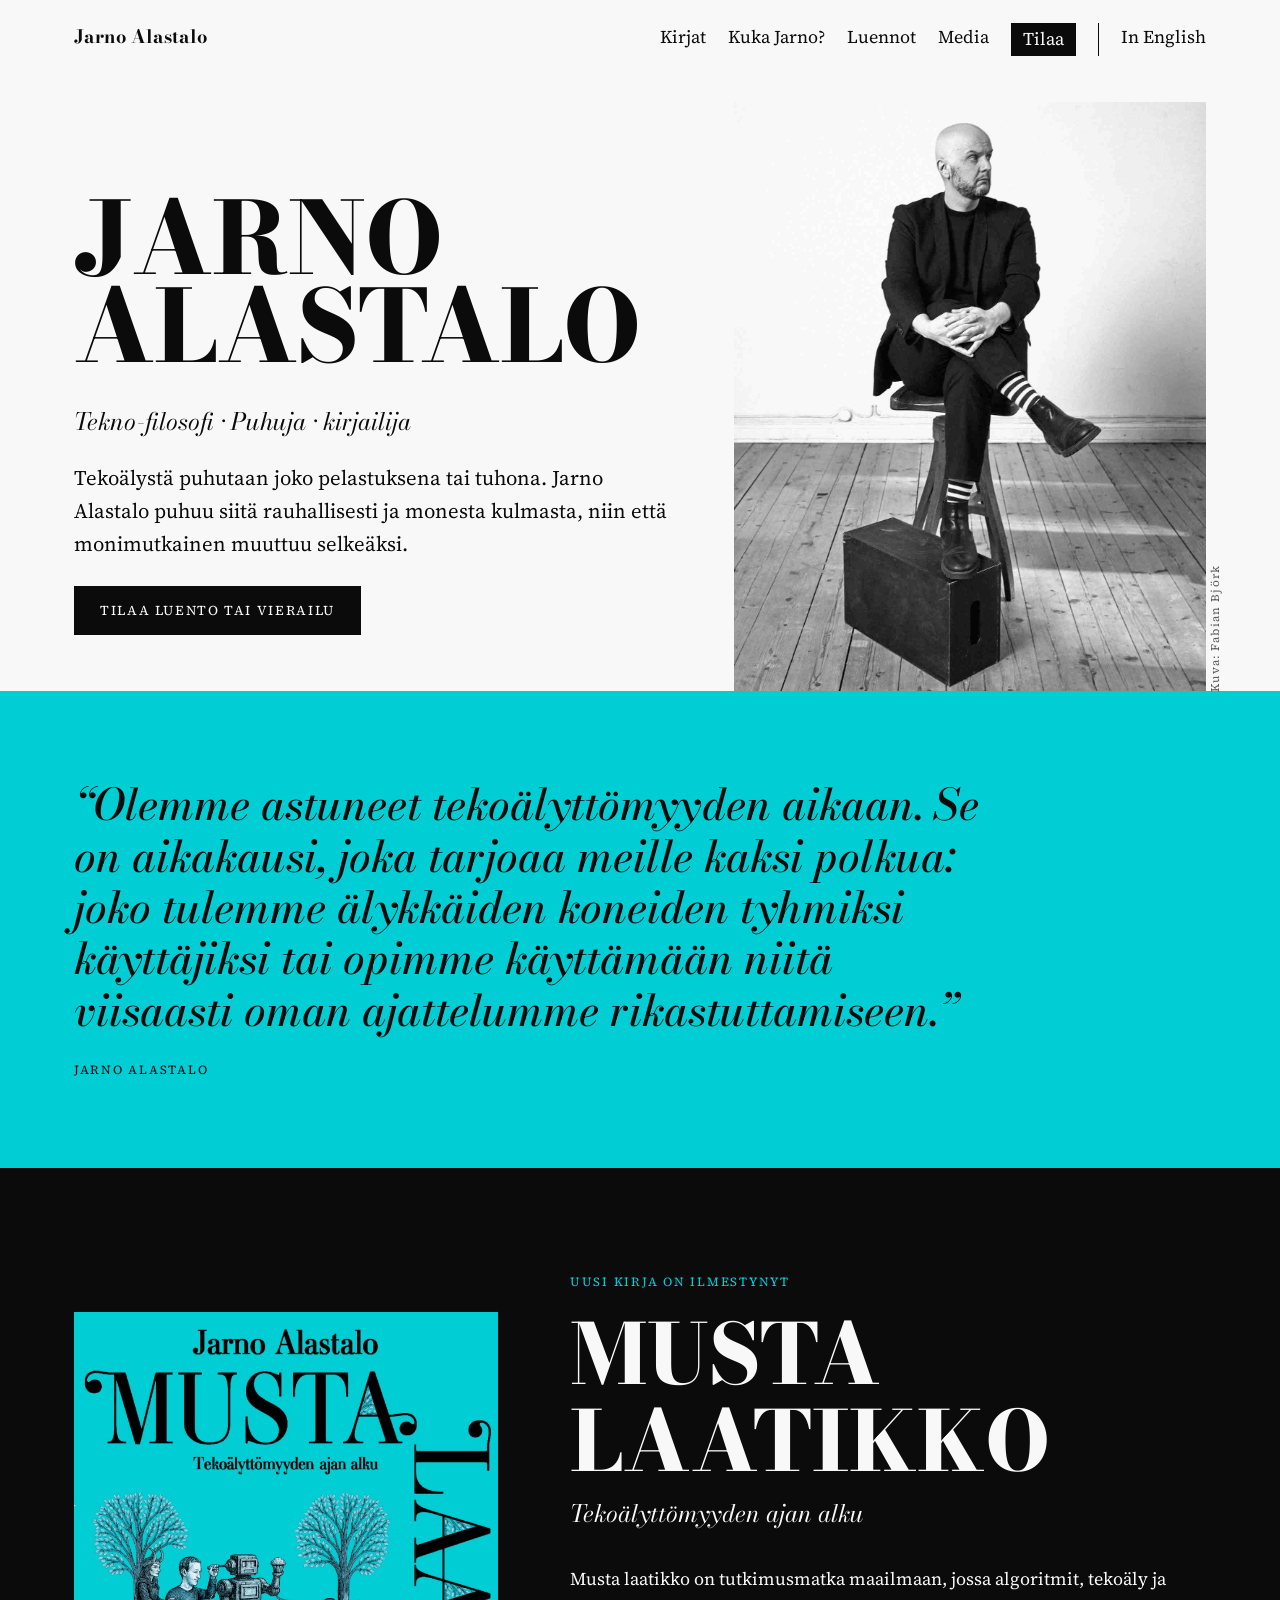
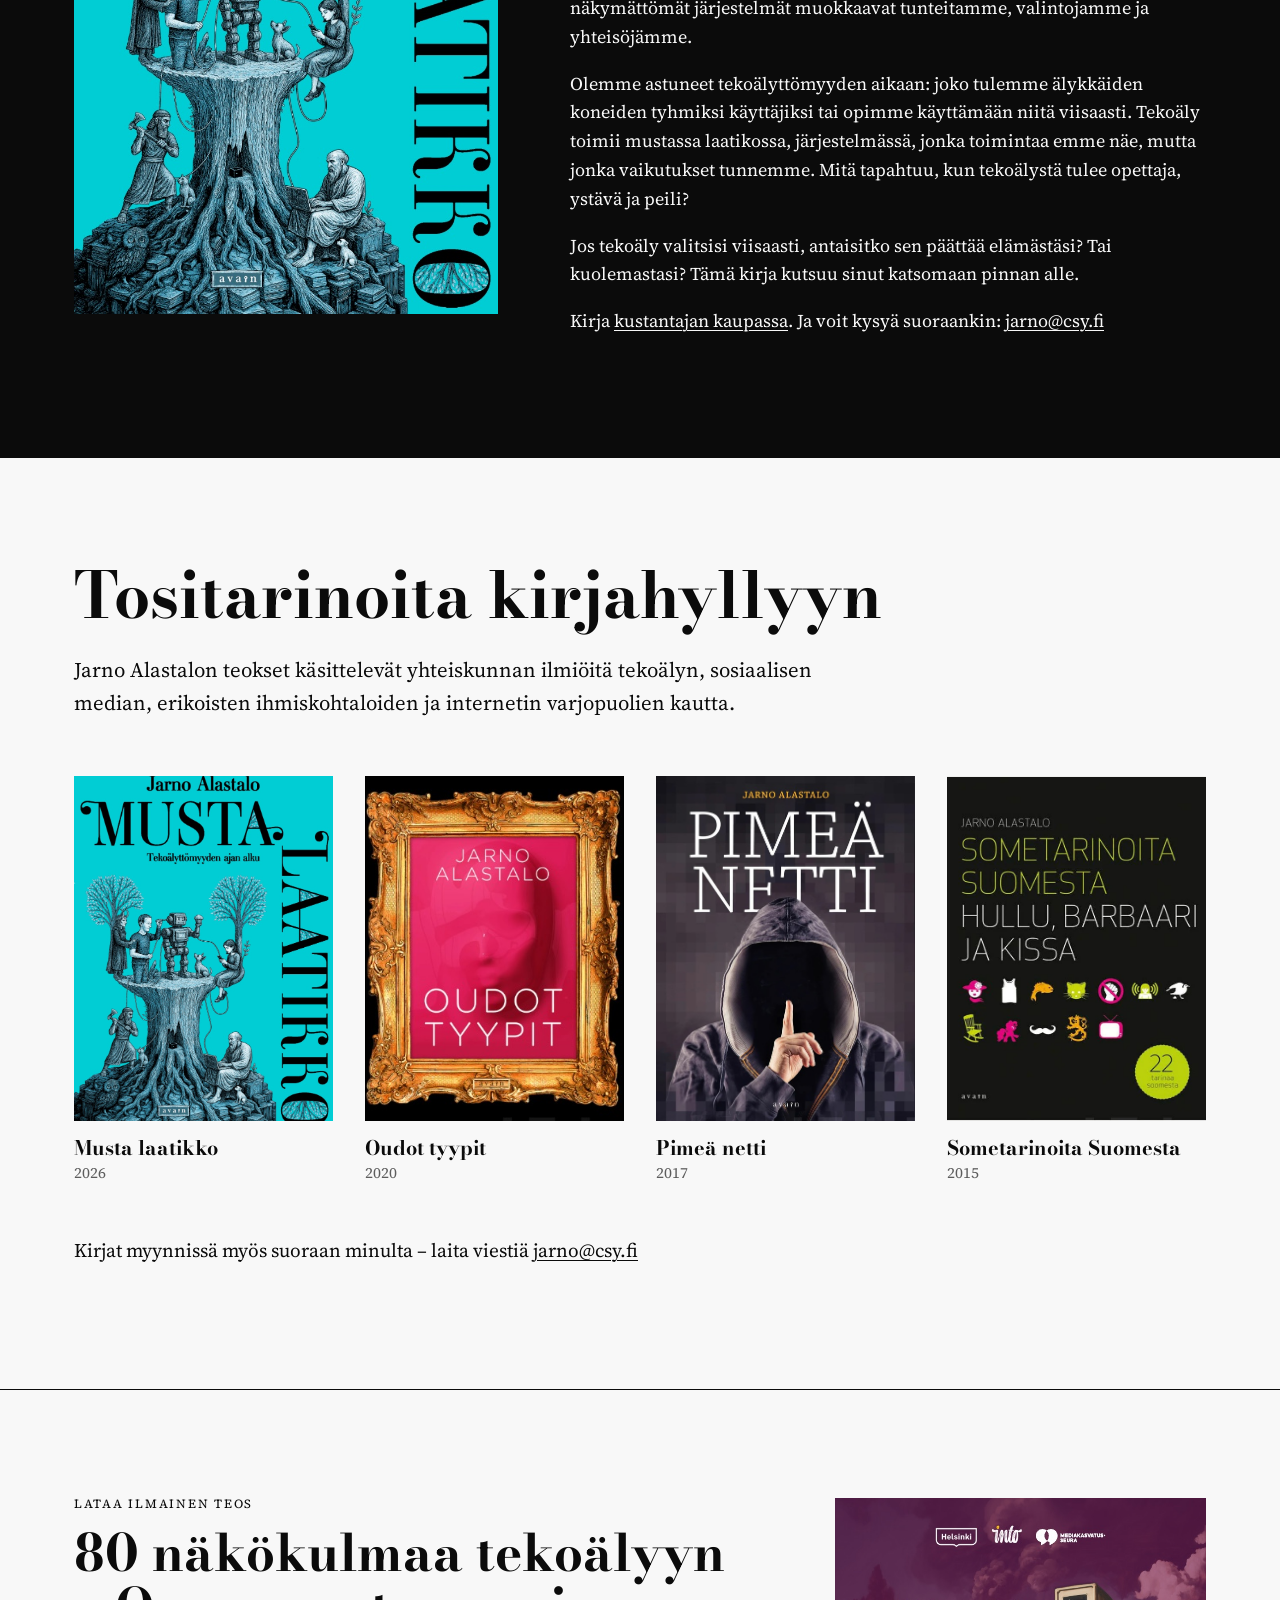
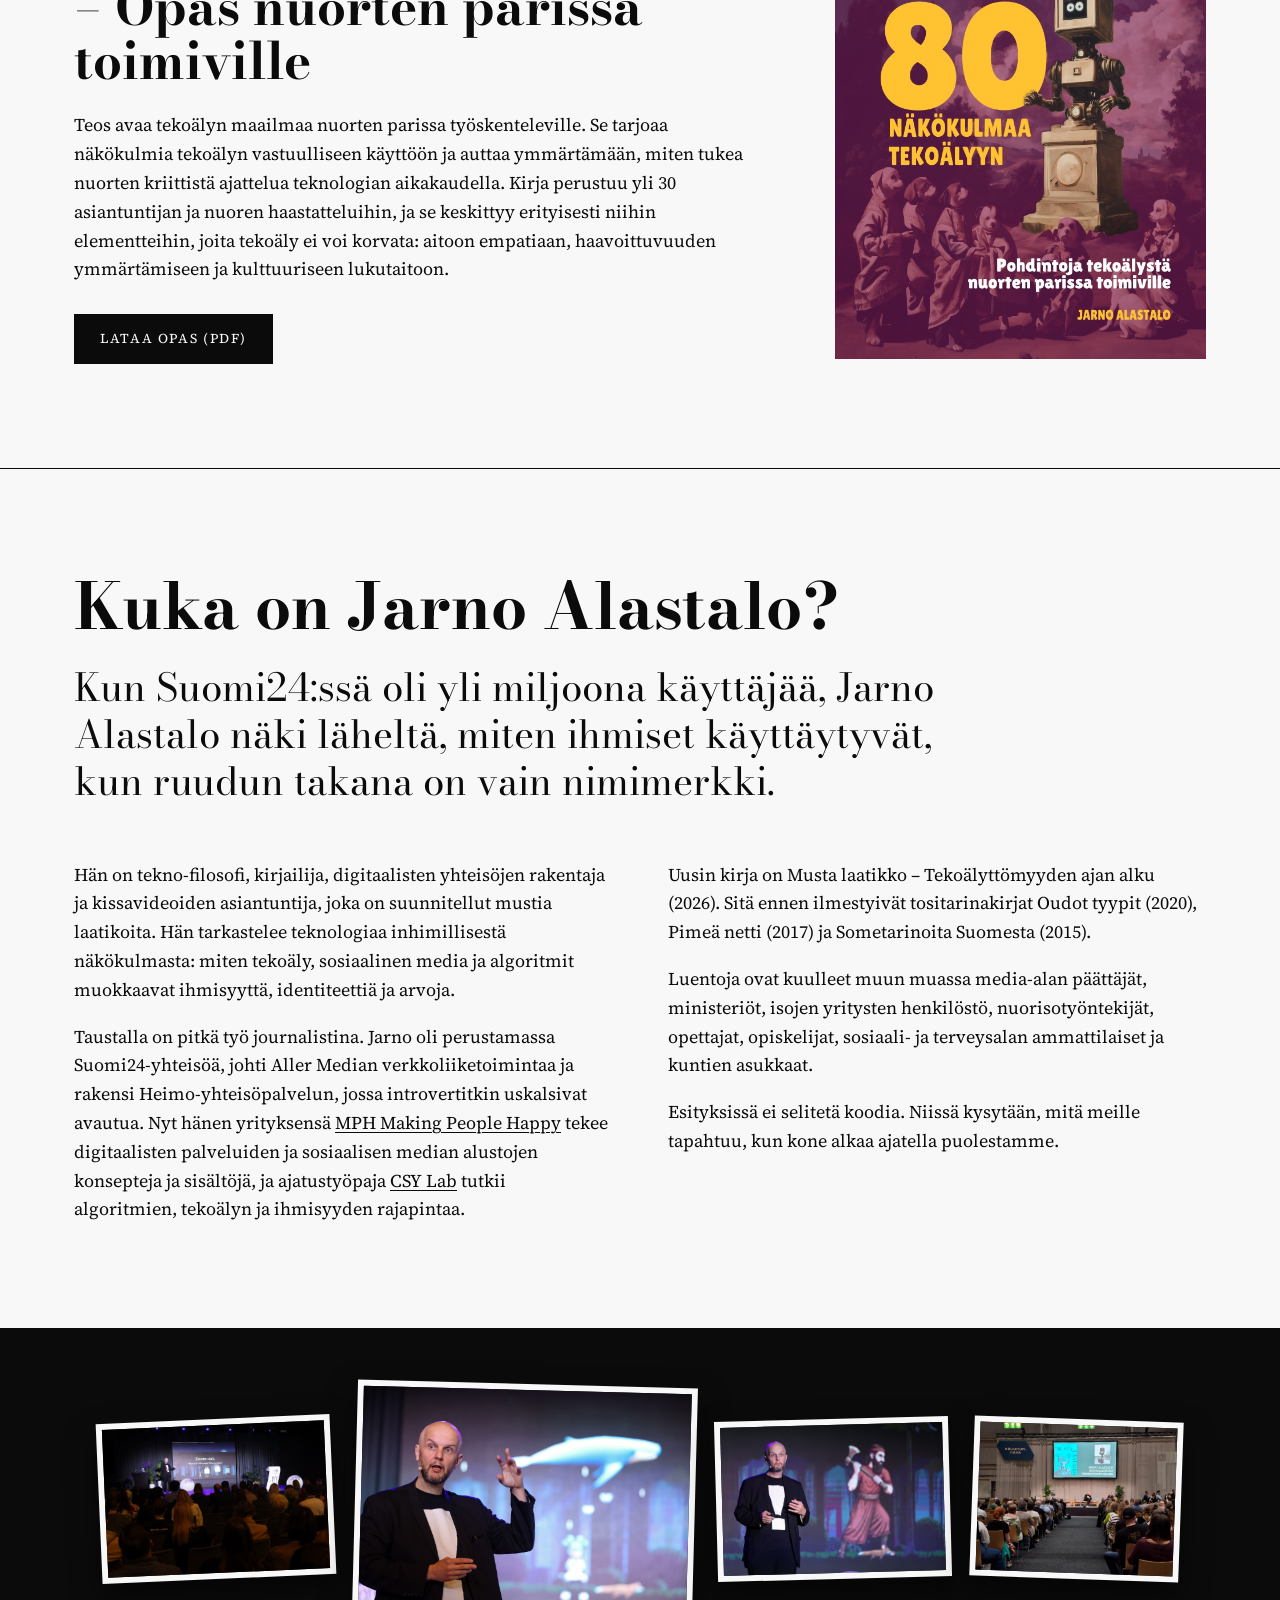
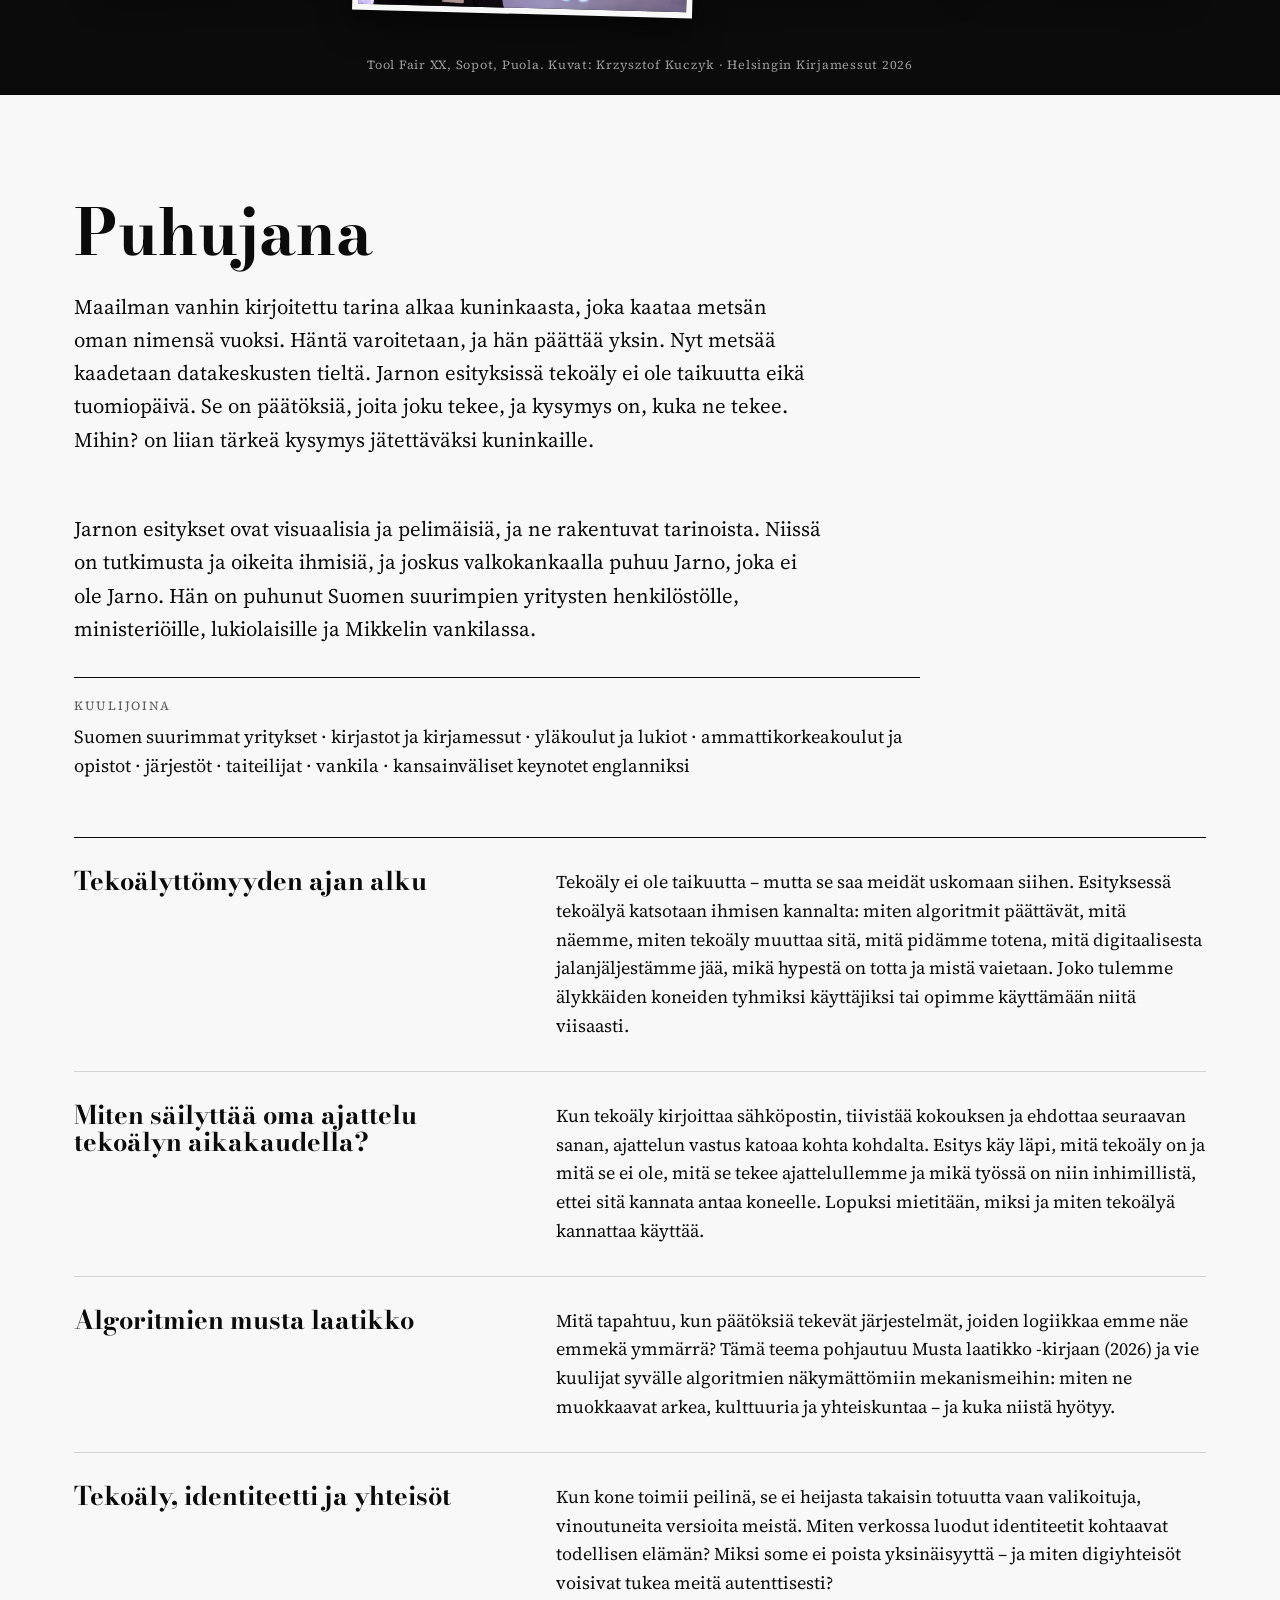
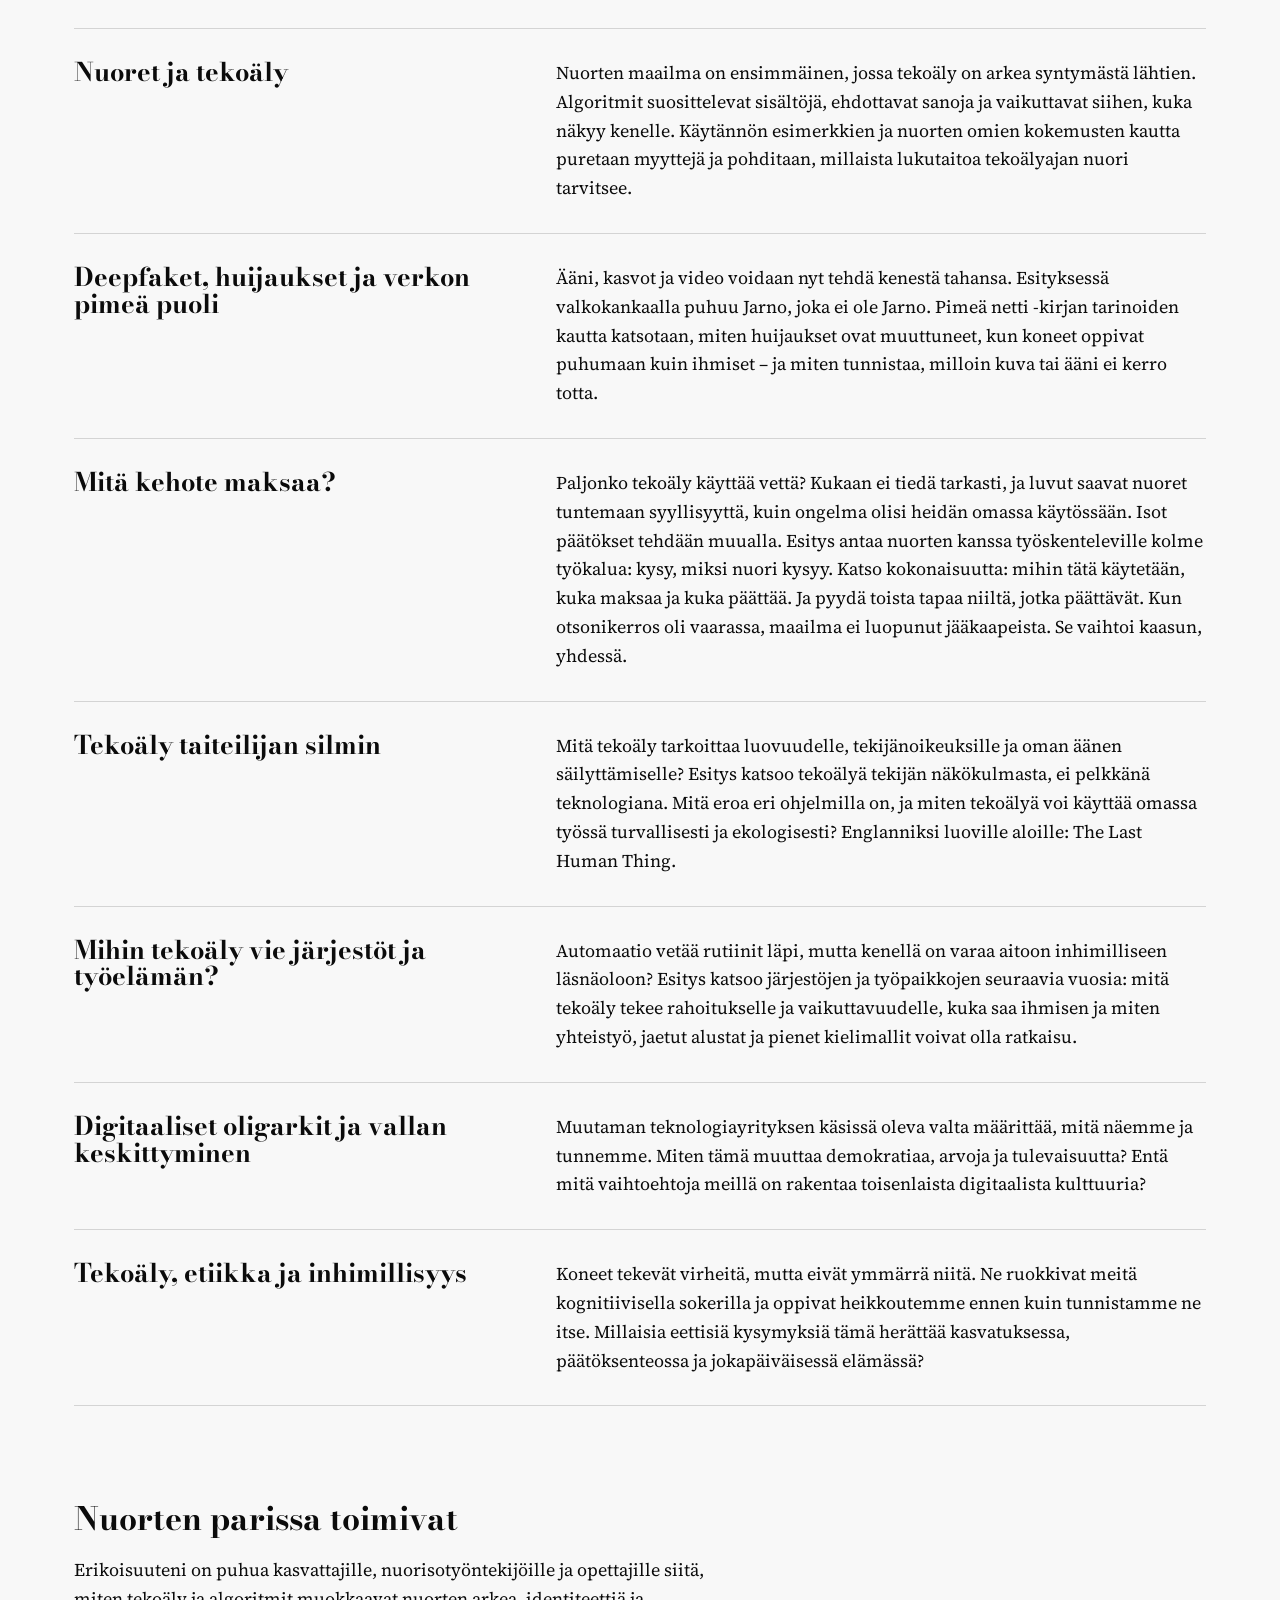
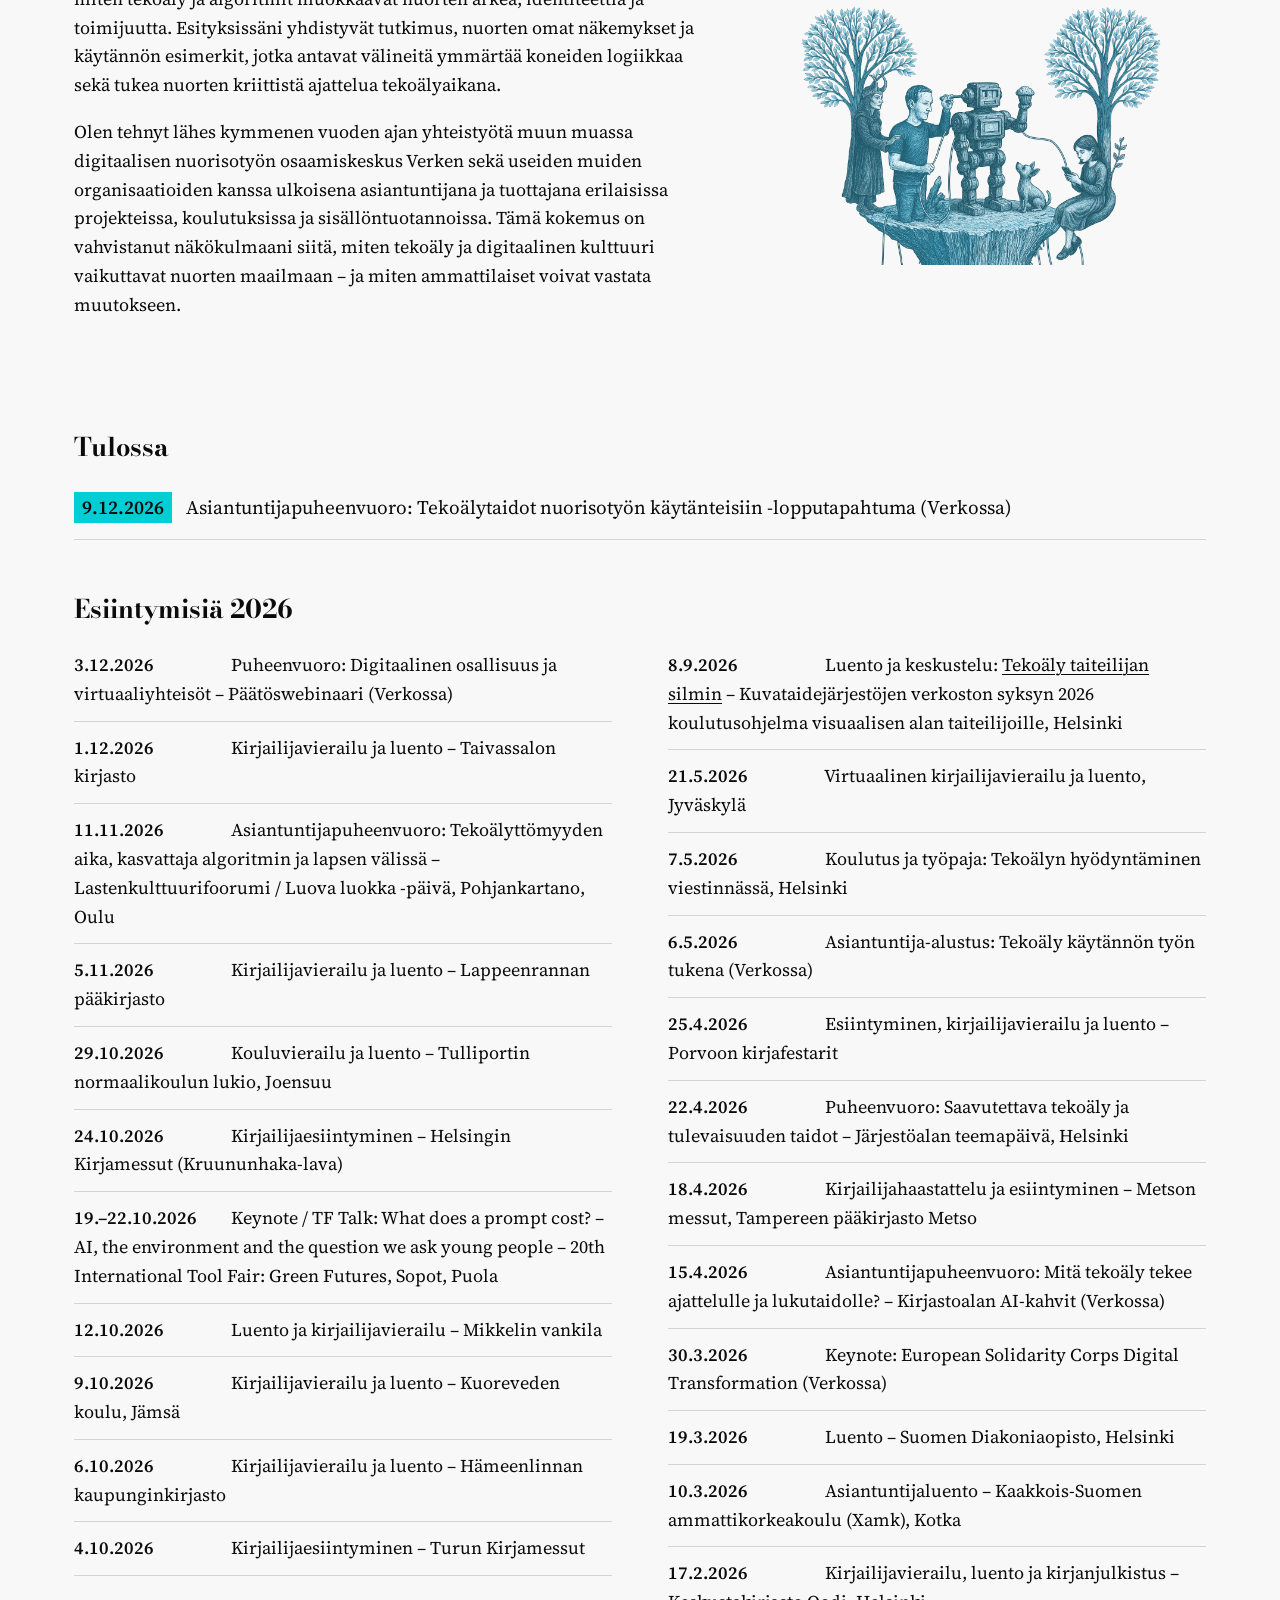
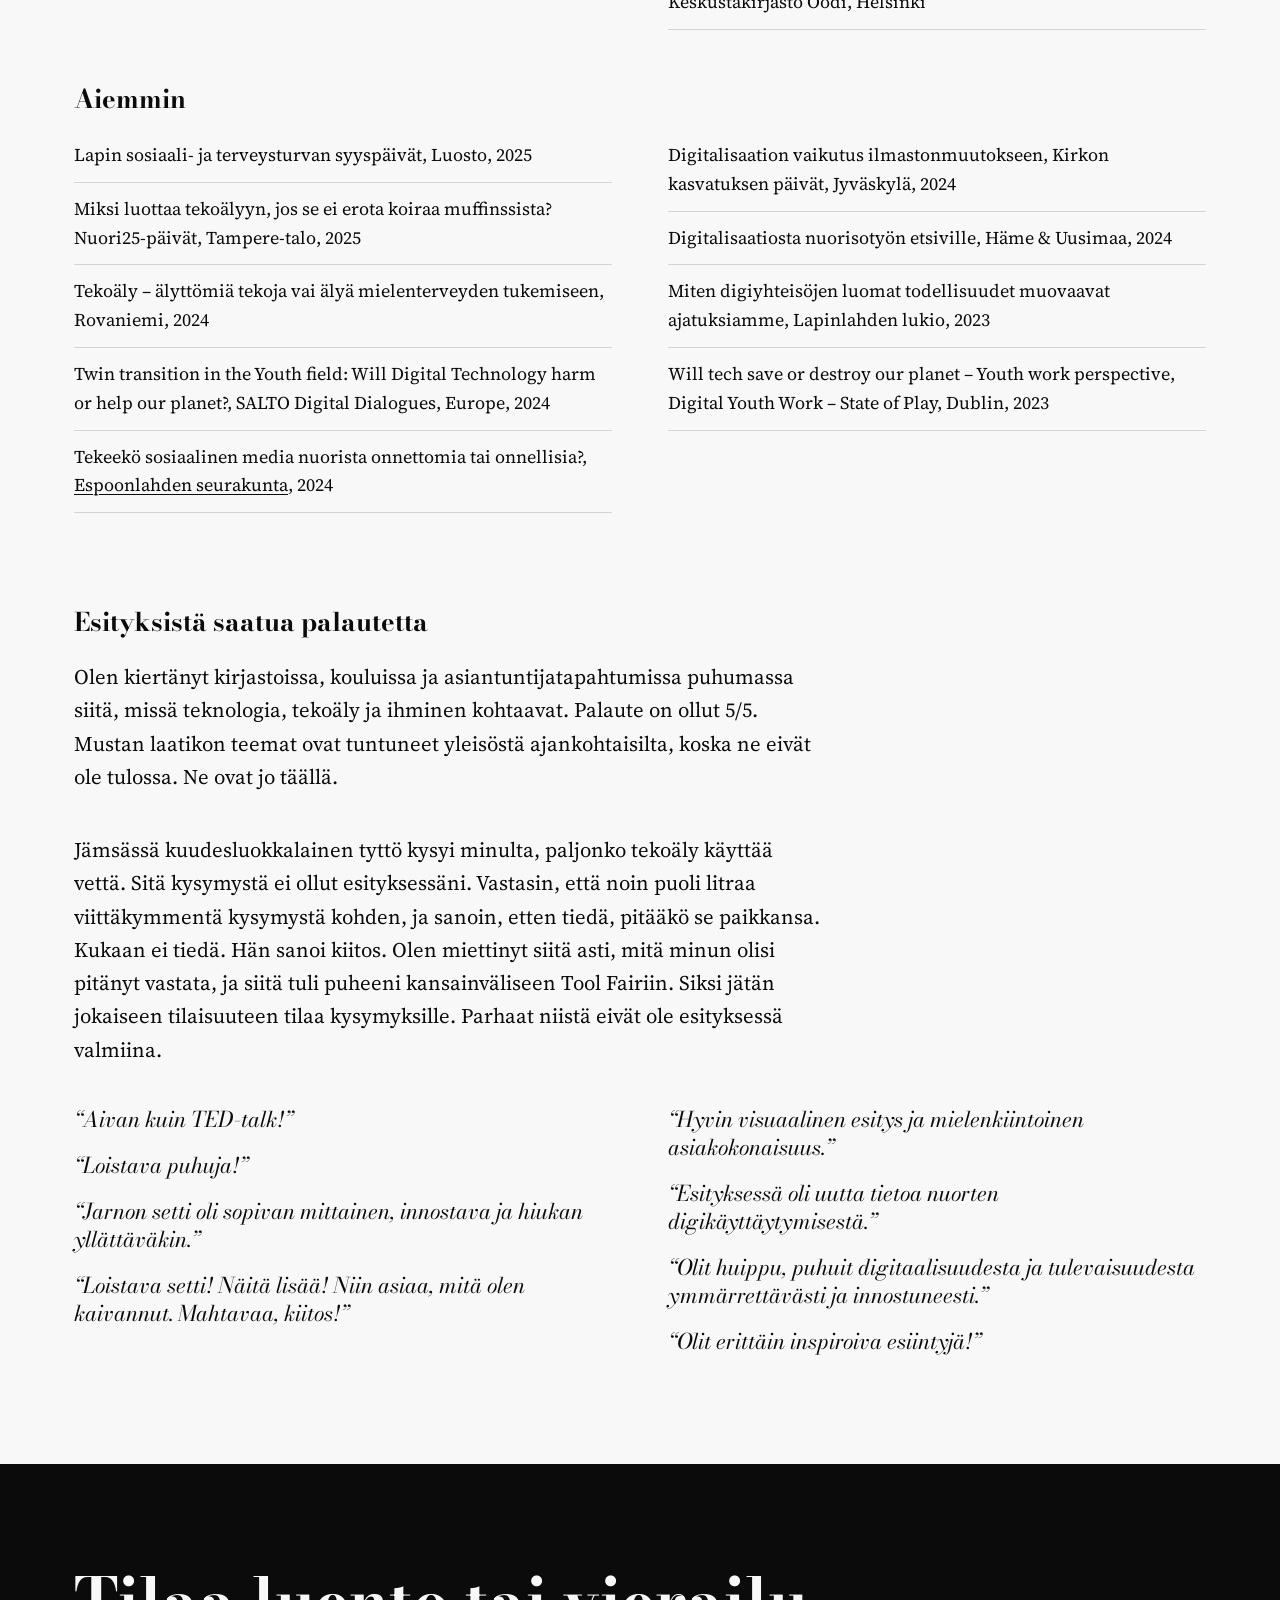
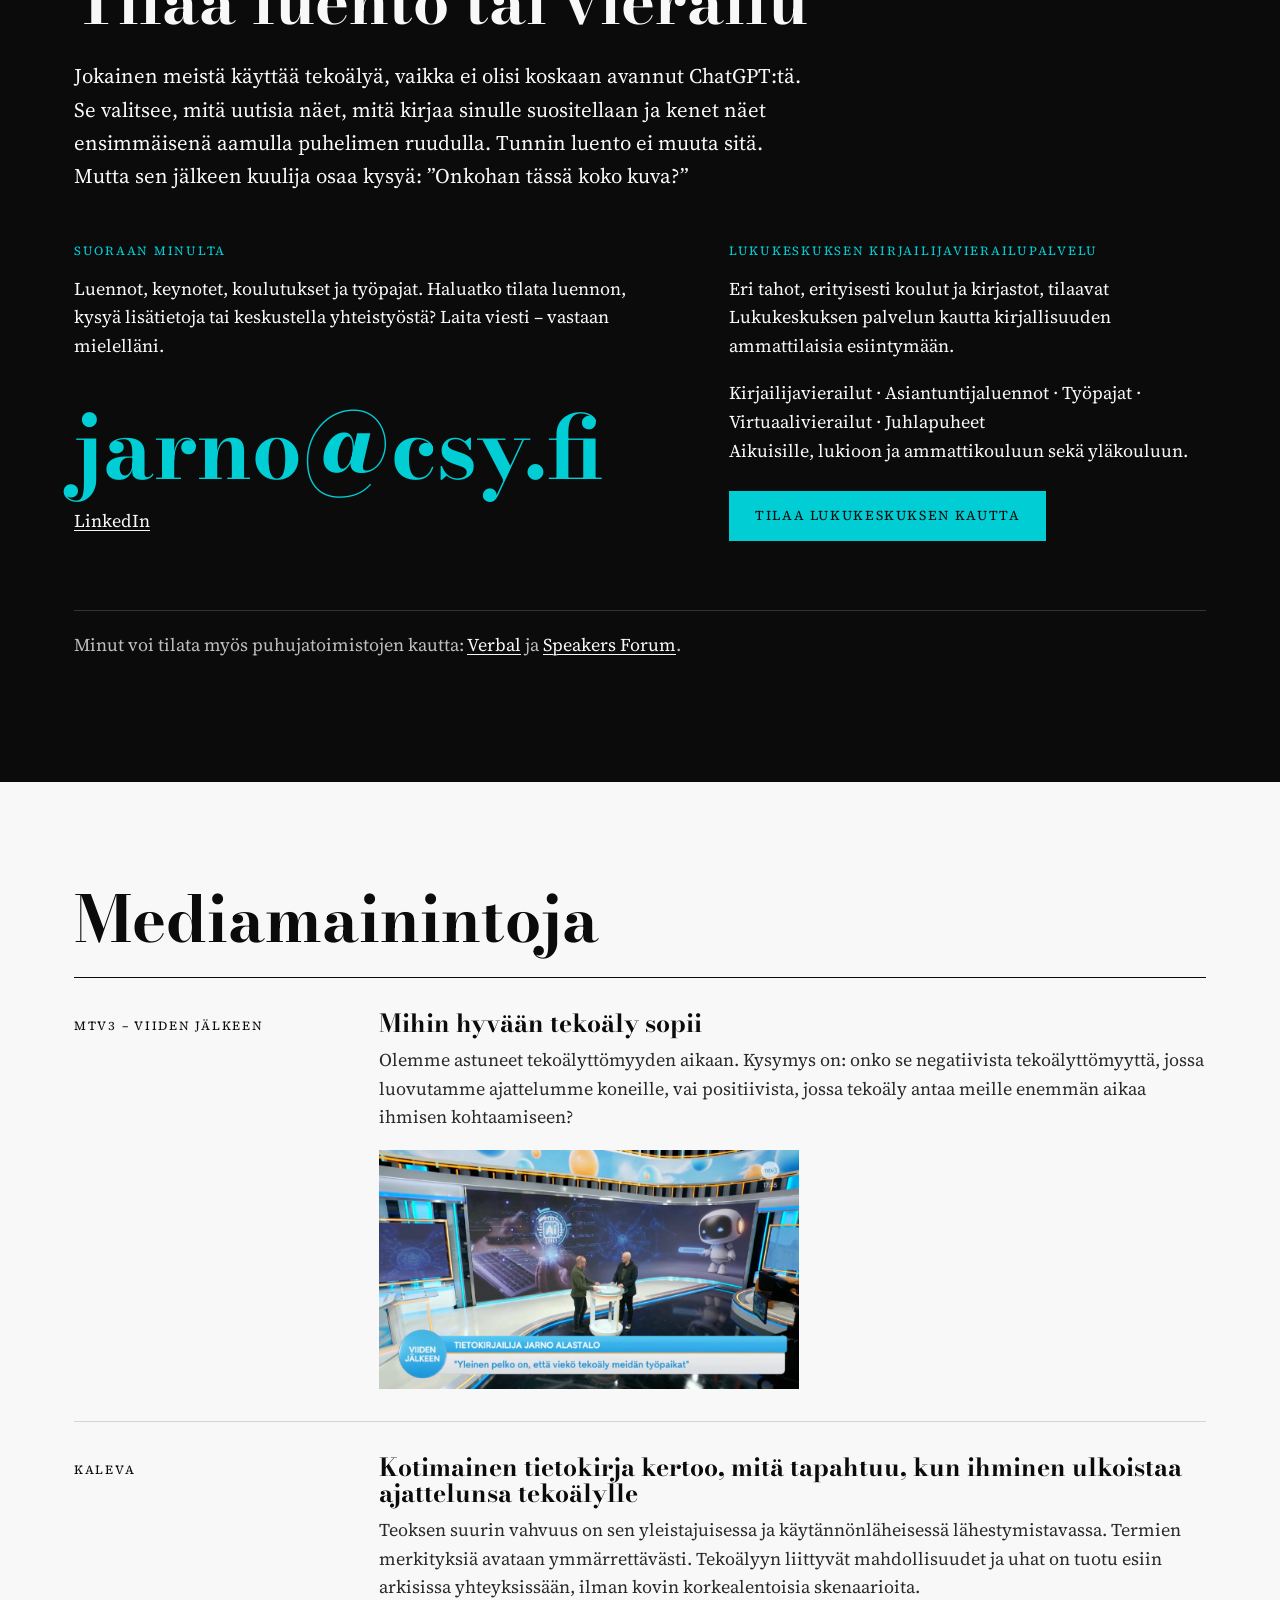
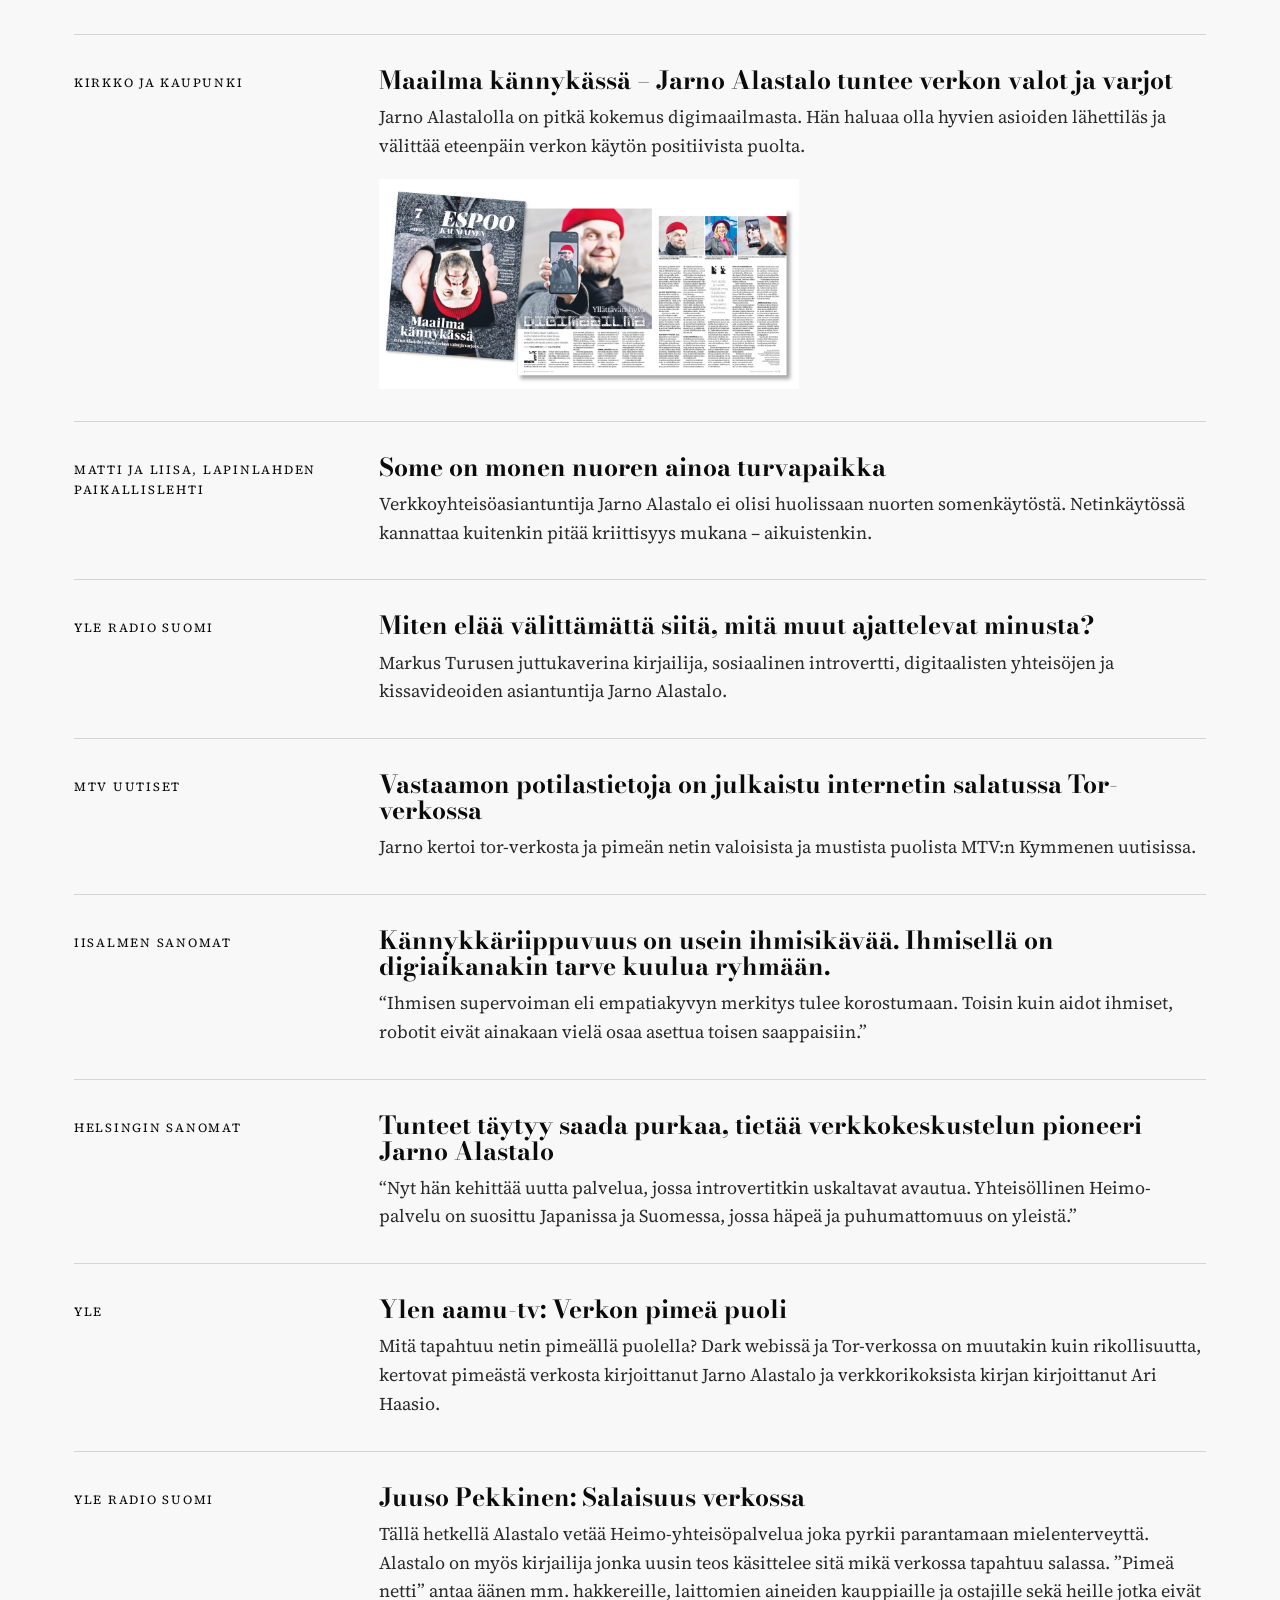
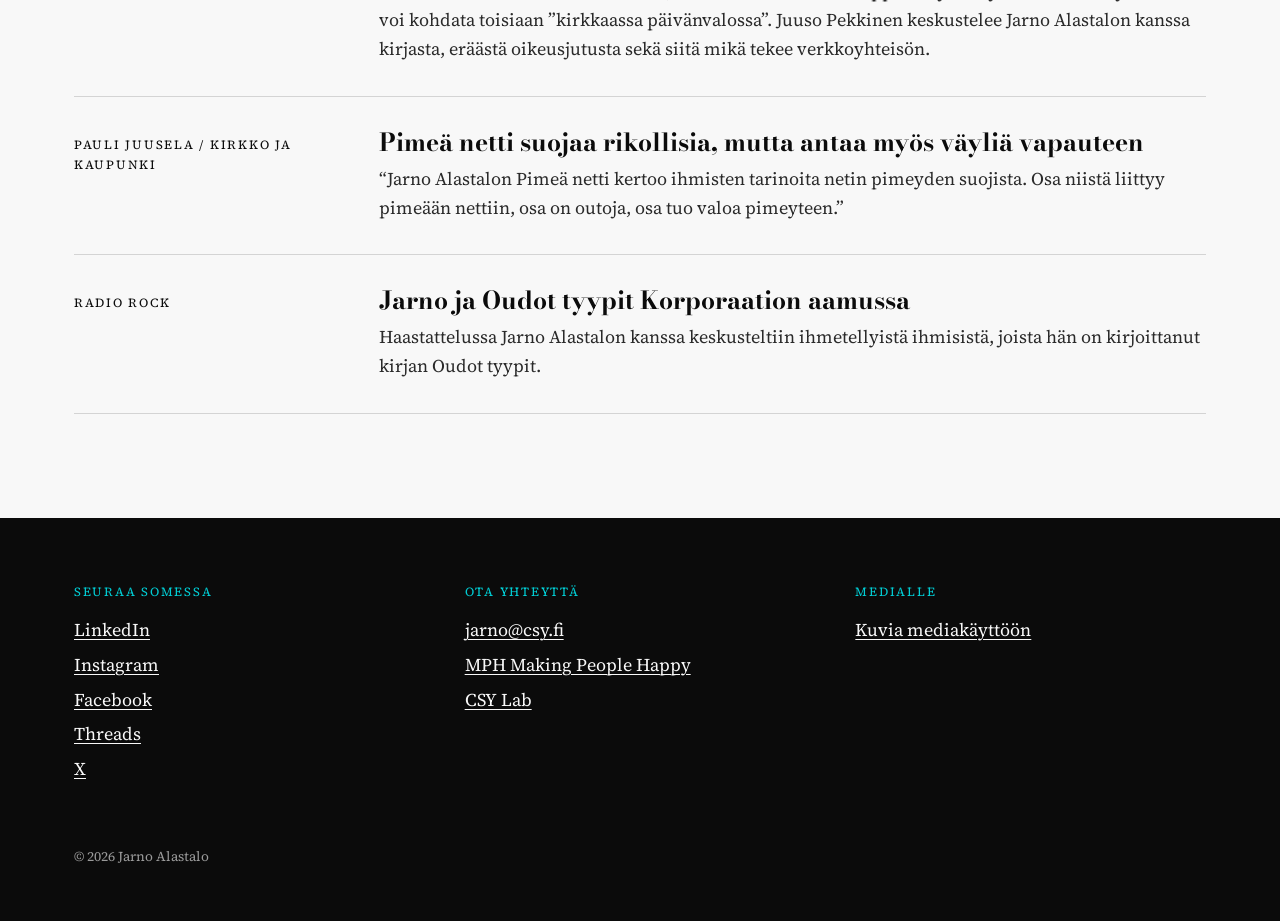
<file: index.html>
<!DOCTYPE html>
<html lang="fi">
<head>
  <meta charset="utf-8">
  <meta name="viewport" content="width=device-width, initial-scale=1">
  <title>Jarno Alastalo</title>
  <meta name="description" content="Jarno Alastalo on tekno-filosofi, kirjailija ja puhuja, joka tarkastelee teknologiaa inhimillisestä näkökulmasta. Uusin kirja: Musta laatikko – Tekoälyttömyyden ajan alku.">
  <meta property="og:type" content="website">
  <meta property="og:url" content="https://jarnoalastalo.com/">
  <meta property="og:title" content="Jarno Alastalo">
  <meta property="og:description" content="Tekno-filosofi · Puhuja · kirjailija. Luennot ja keynotet tekoälystä suomeksi ja englanniksi. Uusin kirja: Musta laatikko.">
  <meta property="og:image" content="https://jarnoalastalo.com/kuvat/og.jpg">
  <meta name="twitter:card" content="summary_large_image">
  <link rel="icon" href="kuvat/favicon.png">
  <link rel="apple-touch-icon" href="kuvat/apple-touch-icon.png">
  <link rel="alternate" hreflang="en" href="https://jarnoalastalo.com/en/">
  <link rel="preconnect" href="https://fonts.googleapis.com">
  <link rel="preconnect" href="https://fonts.gstatic.com" crossorigin>
  <link href="https://fonts.googleapis.com/css2?family=Bodoni+Moda:ital,opsz,wght@0,6..96,500..900;1,6..96,500..700&family=Source+Serif+4:opsz,wght@8..60,400;8..60,600&display=swap" rel="stylesheet">
  <link rel="stylesheet" href="tyyli.css?v=202610271237">
  <script src="https://cdn.counter.dev/script.js" data-id="4dd6d014-e826-4cda-8265-b742387017fc" data-utcoffset="2"></script>
  <script type="application/ld+json">
{
  "@context": "https://schema.org",
  "@graph": [
    {
      "@type": "Person",
      "@id": "https://jarnoalastalo.com/#jarno",
      "name": "Jarno Alastalo",
      "url": "https://jarnoalastalo.com/",
      "image": "https://jarnoalastalo.com/kuvat/jarno-alastalo.jpg",
      "email": "mailto:jarno@csy.fi",
      "jobTitle": [
        "Tekno-filosofi",
        "Puhuja",
        "Kirjailija"
      ],
      "description": "Tekno-filosofi, puhuja ja kirjailija, joka puhuu tekoälystä, algoritmeista ja sosiaalisesta mediasta rauhallisesti ja monesta kulmasta. Suomi24-yhteisön perustajia. Luentoja ja keynoteja yrityksille, kouluille, kirjastoille ja järjestöille suomeksi ja englanniksi.",
      "knowsAbout": [
        "tekoäly",
        "algoritmit",
        "sosiaalinen media",
        "digitaaliset yhteisöt",
        "nuoret ja tekoäly",
        "mediakasvatus",
        "tekoälyn etiikka",
        "tekoälyn ympäristövaikutukset",
        "kriittinen ajattelu"
      ],
      "knowsLanguage": [
        "fi",
        "en"
      ],
      "homeLocation": {
        "@type": "Place",
        "name": "Espoo, Finland"
      },
      "worksFor": [
        {
          "@type": "Organization",
          "name": "MPH Making People Happy",
          "url": "https://makingpeoplehappy.fi/"
        },
        {
          "@type": "Organization",
          "name": "CSY Lab",
          "url": "https://csy.fi/"
        }
      ],
      "sameAs": [
        "https://www.linkedin.com/in/alastalo/",
        "https://instagram.com/socialjarno",
        "https://www.facebook.com/alastalojarno",
        "https://www.threads.net/socialjarno",
        "https://twitter.com/socialjarno",
        "https://verbal.fi/puhuja/jarno-alastalo",
        "https://www.speakersforum.fi/jarno.alastalo",
        "https://kirjailijavierailut.lukukeskus.fi/kirjailijat/alastalo-jarno/",
        "https://www.kirjasampo.fi/fi/kulsa/saha3%253Au44b661a5-e701-49f7-9e6c-63bfaba76651"
      ]
    },
    {
      "@type": "Book",
      "name": "Musta laatikko – Tekoälyttömyyden ajan alku",
      "datePublished": "2026",
      "publisher": {
        "@type": "Organization",
        "name": "Avain"
      },
      "author": {
        "@id": "https://jarnoalastalo.com/#jarno"
      },
      "url": "https://avain.net/tuote/jarno-alastalo/musta-laatikko-teko%C3%A4lytt%C3%B6myyden-ajan-alku/9789523046559"
    },
    {
      "@type": "Book",
      "name": "80 näkökulmaa tekoälyyn – Opas nuorten parissa toimiville",
      "datePublished": "2025",
      "publisher": {
        "@type": "Organization",
        "name": "Mediakasvatusseura"
      },
      "author": {
        "@id": "https://jarnoalastalo.com/#jarno"
      },
      "url": "https://mediakasvatus.fi/materiaali/nakokulmia_tekoalyyn_opas_nuorten_parissa_toimiville/"
    },
    {
      "@type": "Book",
      "name": "Oudot tyypit",
      "datePublished": "2020",
      "publisher": {
        "@type": "Organization",
        "name": "Avain"
      },
      "author": {
        "@id": "https://jarnoalastalo.com/#jarno"
      }
    },
    {
      "@type": "Book",
      "name": "Pimeä netti",
      "datePublished": "2017",
      "publisher": {
        "@type": "Organization",
        "name": "Avain"
      },
      "author": {
        "@id": "https://jarnoalastalo.com/#jarno"
      }
    },
    {
      "@type": "Book",
      "name": "Sometarinoita Suomesta",
      "datePublished": "2015",
      "publisher": {
        "@type": "Organization",
        "name": "Avain"
      },
      "author": {
        "@id": "https://jarnoalastalo.com/#jarno"
      }
    }
  ]
}
  </script>
</head>
<body>

<header class="sisalto ylapalkki">
  <a class="nimi" href="./">Jarno Alastalo</a>
  <nav>
    <a href="#kirjat">Kirjat</a>
    <a href="#kuka-jarno">Kuka Jarno?</a>
    <a href="#luennot">Luennot</a>
    <a href="#media">Media</a>
    <a class="tilaa-linkki" href="#tilaa">Tilaa</a>
    <a class="kieli" href="en/" hreflang="en">In English</a>
  </nav>
</header>

<main>

<section class="sisalto avaus">
  <div>
    <h1>Jarno<br>Alastalo</h1>
    <p class="titteli">Tekno-filosofi · Puhuja · kirjailija</p>
    <p class="ingressi">Tekoälystä puhutaan joko pelastuksena tai tuhona. Jarno Alastalo puhuu siitä rauhallisesti ja monesta kulmasta, niin että monimutkainen muuttuu selkeäksi.</p>
    <a class="nappi" href="#tilaa">Tilaa luento tai vierailu</a>
  </div>
  <figure>
    <img src="kuvat/jarno-alastalo.jpg" width="1306" height="1633" alt="Jarno Alastalo istuu jakkaralla, vieressä musta laatikko">
    <figcaption>Kuva: <a href="https://www.fabianbjork.com/">Fabian Björk</a></figcaption>
  </figure>
</section>

<section class="sitaatti">
  <div class="sisalto">
    <blockquote>“Olemme astuneet tekoälyttömyyden aikaan. Se on aikakausi, joka tarjoaa meille kaksi polkua: joko tulemme älykkäiden koneiden tyhmiksi käyttäjiksi tai opimme käyttämään niitä viisaasti oman ajattelumme rikastuttamiseen.”</blockquote>
    <cite class="pieni">Jarno Alastalo</cite>
  </div>
</section>

<section class="musta">
  <div class="sisalto kirja-esittely">
    <a href="https://avain.net/tuote/jarno-alastalo/musta-laatikko-teko%C3%A4lytt%C3%B6myyden-ajan-alku/9789523046559"><img src="kuvat/musta-laatikko.jpg" width="748" height="1061" alt="Musta laatikko – Tekoälyttömyyden ajan alku, kansi"></a>
    <div>
      <p class="pieni">Uusi kirja on ilmestynyt</p>
      <h2>Musta laatikko</h2>
      <p class="alaotsikko">Tekoälyttömyyden ajan alku</p>
      <p>Musta laatikko on tutkimusmatka maailmaan, jossa algoritmit, tekoäly ja näkymättömät järjestelmät muokkaavat tunteitamme, valintojamme ja yhteisöjämme.</p>
      <p>Olemme astuneet tekoälyttömyyden aikaan: joko tulemme älykkäiden koneiden tyhmiksi käyttäjiksi tai opimme käyttämään niitä viisaasti. Tekoäly toimii mustassa laatikossa, järjestelmässä, jonka toimintaa emme näe, mutta jonka vaikutukset tunnemme. Mitä tapahtuu, kun tekoälystä tulee opettaja, ystävä ja peili?</p>
      <p>Jos tekoäly valitsisi viisaasti, antaisitko sen päättää elämästäsi? Tai kuolemastasi? Tämä kirja kutsuu sinut katsomaan pinnan alle.</p>
      <p>Kirja <a href="https://avain.net/tuote/jarno-alastalo/musta-laatikko-teko%C3%A4lytt%C3%B6myyden-ajan-alku/9789523046559">kustantajan kaupassa</a>. Ja voit kysyä suoraankin: <a class="korostus" href="mailto:jarno@csy.fi">jarno@csy.fi</a></p>
    </div>
  </div>
</section>

<section class="osio" id="kirjat">
  <div class="sisalto">
    <h2>Tositarinoita kirjahyllyyn</h2>
    <p class="johdanto">Jarno Alastalon teokset käsittelevät yhteiskunnan ilmiöitä tekoälyn, sosiaalisen median, erikoisten ihmiskohtaloiden ja internetin varjopuolien kautta.</p>
    <div class="kannet">
      <a href="https://avain.net/tuote/jarno-alastalo/musta-laatikko-teko%C3%A4lytt%C3%B6myyden-ajan-alku/9789523046559">
        <img src="kuvat/musta-laatikko.jpg" alt="" loading="lazy">
        <h3>Musta laatikko</h3><span class="vuosi">2026</span>
      </a>
      <a href="https://www.suomalainen.com/products/oudot-tyypit">
        <img src="kuvat/oudot-tyypit.jpg" alt="" loading="lazy">
        <h3>Oudot tyypit</h3><span class="vuosi">2020</span>
      </a>
      <a href="https://www.suomalainen.com/products/pimea-netti">
        <img src="kuvat/pimea-netti.jpg" alt="" loading="lazy">
        <h3>Pimeä netti</h3><span class="vuosi">2017</span>
      </a>
      <a href="https://www.suomalainen.com/products/sometarinoita-suomesta">
        <img src="kuvat/sometarinoita-suomesta.jpg" alt="" loading="lazy">
        <h3>Sometarinoita Suomesta</h3><span class="vuosi">2015</span>
      </a>
    </div>
    <p class="suoraan">Kirjat myynnissä myös suoraan minulta – laita viestiä <a href="mailto:jarno@csy.fi">jarno@csy.fi</a></p>
  </div>
</section>

<section class="osio">
  <div class="sisalto opas">
    <div>
      <p class="pieni">Lataa ilmainen teos</p>
      <h2>80 näkökulmaa tekoälyyn – Opas nuorten parissa toimiville</h2>
      <p>Teos avaa tekoälyn maailmaa nuorten parissa työskenteleville. Se tarjoaa näkökulmia tekoälyn vastuulliseen käyttöön ja auttaa ymmärtämään, miten tukea nuorten kriittistä ajattelua teknologian aikakaudella. Kirja perustuu yli 30 asiantuntijan ja nuoren haastatteluihin, ja se keskittyy erityisesti niihin elementteihin, joita tekoäly ei voi korvata: aitoon empatiaan, haavoittuvuuden ymmärtämiseen ja kulttuuriseen lukutaitoon.</p>
      <a class="nappi" href="https://mediakasvatus.fi/materiaali/nakokulmia_tekoalyyn_opas_nuorten_parissa_toimiville/">Lataa opas (PDF)</a>
    </div>
    <img src="kuvat/80-nakokulmaa.jpg" width="650" height="807" alt="80 näkökulmaa tekoälyyn, kansi" loading="lazy">
  </div>
</section>

<section class="osio kuka" id="kuka-jarno">
  <div class="sisalto">
    <h2>Kuka on Jarno Alastalo?</h2>
    <p class="nosto">Kun Suomi24:ssä oli yli miljoona käyttäjää, Jarno Alastalo näki läheltä, miten ihmiset käyttäytyvät, kun ruudun takana on vain nimimerkki.</p>
    <div class="palstat">
      <p>Hän on tekno-filosofi, kirjailija, digitaalisten yhteisöjen rakentaja ja kissavideoiden asiantuntija, joka on suunnitellut mustia laatikoita. Hän tarkastelee teknologiaa inhimillisestä näkökulmasta: miten tekoäly, sosiaalinen media ja algoritmit muokkaavat ihmisyyttä, identiteettiä ja arvoja.</p>
      <p>Taustalla on pitkä työ journalistina. Jarno oli perustamassa Suomi24-yhteisöä, johti Aller Median verkkoliiketoimintaa ja rakensi Heimo-yhteisöpalvelun, jossa introvertitkin uskalsivat avautua. Nyt hänen yrityksensä <a href="https://makingpeoplehappy.fi/">MPH Making People Happy</a> tekee digitaalisten palveluiden ja sosiaalisen median alustojen konsepteja ja sisältöjä, ja ajatustyöpaja <a href="https://csy.fi/">CSY Lab</a> tutkii algoritmien, tekoälyn ja ihmisyyden rajapintaa.</p>
      <p>Uusin kirja on Musta laatikko – Tekoälyttömyyden ajan alku (2026). Sitä ennen ilmestyivät tositarinakirjat Oudot tyypit (2020), Pimeä netti (2017) ja Sometarinoita Suomesta (2015).</p>
      <p>Luentoja ovat kuulleet muun muassa media-alan päättäjät, ministeriöt, isojen yritysten henkilöstö, nuorisotyöntekijät, opettajat, opiskelijat, sosiaali- ja terveysalan ammattilaiset ja kuntien asukkaat.</p>
      <p>Esityksissä ei selitetä koodia. Niissä kysytään, mitä meille tapahtuu, kun kone alkaa ajatella puolestamme.</p>
    </div>
  </div>
</section>

<figure class="lavakuvat">
  <img src="kuvat/tool-fair-2.jpg" width="1200" height="800" alt="Jarno Alastalo puhuu lavalla Tool Fairissa" loading="lazy">
  <img class="iso" src="kuvat/tool-fair-1.jpg" width="2000" height="1333" alt="Jarno Alastalo puhuu lavalla Tool Fairissa" loading="lazy">
  <img src="kuvat/tool-fair-3.jpg" width="1200" height="800" alt="Jarno Alastalo puhuu lavalla Tool Fairissa" loading="lazy">
  <img class="messu" src="kuvat/helsingin-kirjamessut-2026.jpg" width="1200" height="900" alt="Jarno Alastalo Helsingin Kirjamessuilla" loading="lazy">
  <figcaption class="sisalto">Tool Fair XX, Sopot, Puola. Kuvat: Krzysztof Kuczyk · Helsingin Kirjamessut 2026</figcaption>
</figure>

<section class="osio" id="luennot">
  <div class="sisalto">
    <h2>Puhujana</h2>
    <p class="johdanto">Maailman vanhin kirjoitettu tarina alkaa kuninkaasta, joka kaataa metsän oman nimensä vuoksi. Häntä varoitetaan, ja hän päättää yksin. Nyt metsää kaadetaan datakeskusten tieltä. Jarnon esityksissä tekoäly ei ole taikuutta eikä tuomiopäivä. Se on päätöksiä, joita joku tekee, ja kysymys on, kuka ne tekee. Mihin? on liian tärkeä kysymys jätettäväksi kuninkaille.</p>
    <p class="johdanto">Jarnon esitykset ovat visuaalisia ja pelimäisiä, ja ne rakentuvat tarinoista. Niissä on tutkimusta ja oikeita ihmisiä, ja joskus valkokankaalla puhuu Jarno, joka ei ole Jarno. Hän on puhunut Suomen suurimpien yritysten henkilöstölle, ministeriöille, lukiolaisille ja Mikkelin vankilassa.</p>
    <p class="kenelle"><span class="pieni">Kuulijoina</span> Suomen suurimmat yritykset · kirjastot ja kirjamessut · yläkoulut ja lukiot · ammattikorkeakoulut ja opistot · järjestöt · taiteilijat · vankila · kansainväliset keynotet englanniksi</p>

    <ul class="teemat">
      <li><h3>Tekoälyttömyyden ajan alku</h3><p>Tekoäly ei ole taikuutta – mutta se saa meidät uskomaan siihen. Esityksessä tekoälyä katsotaan ihmisen kannalta: miten algoritmit päättävät, mitä näemme, miten tekoäly muuttaa sitä, mitä pidämme totena, mitä digitaalisesta jalanjäljestämme jää, mikä hypestä on totta ja mistä vaietaan. Joko tulemme älykkäiden koneiden tyhmiksi käyttäjiksi tai opimme käyttämään niitä viisaasti.</p></li>
      <li><h3>Miten säilyttää oma ajattelu tekoälyn aikakaudella?</h3><p>Kun tekoäly kirjoittaa sähköpostin, tiivistää kokouksen ja ehdottaa seuraavan sanan, ajattelun vastus katoaa kohta kohdalta. Esitys käy läpi, mitä tekoäly on ja mitä se ei ole, mitä se tekee ajattelullemme ja mikä työssä on niin inhimillistä, ettei sitä kannata antaa koneelle. Lopuksi mietitään, miksi ja miten tekoälyä kannattaa käyttää.</p></li>
      <li><h3>Algoritmien musta laatikko</h3><p>Mitä tapahtuu, kun päätöksiä tekevät järjestelmät, joiden logiikkaa emme näe emmekä ymmärrä? Tämä teema pohjautuu Musta laatikko -kirjaan (2026) ja vie kuulijat syvälle algoritmien näkymättömiin mekanismeihin: miten ne muokkaavat arkea, kulttuuria ja yhteiskuntaa – ja kuka niistä hyötyy.</p></li>
      <li><h3>Tekoäly, identiteetti ja yhteisöt</h3><p>Kun kone toimii peilinä, se ei heijasta takaisin totuutta vaan valikoituja, vinoutuneita versioita meistä. Miten verkossa luodut identiteetit kohtaavat todellisen elämän? Miksi some ei poista yksinäisyyttä – ja miten digiyhteisöt voisivat tukea meitä autenttisesti?</p></li>
      <li><h3>Nuoret ja tekoäly</h3><p>Nuorten maailma on ensimmäinen, jossa tekoäly on arkea syntymästä lähtien. Algoritmit suosittelevat sisältöjä, ehdottavat sanoja ja vaikuttavat siihen, kuka näkyy kenelle. Käytännön esimerkkien ja nuorten omien kokemusten kautta puretaan myyttejä ja pohditaan, millaista lukutaitoa tekoälyajan nuori tarvitsee.</p></li>
      <li><h3>Deepfaket, huijaukset ja verkon pimeä puoli</h3><p>Ääni, kasvot ja video voidaan nyt tehdä kenestä tahansa. Esityksessä valkokankaalla puhuu Jarno, joka ei ole Jarno. Pimeä netti -kirjan tarinoiden kautta katsotaan, miten huijaukset ovat muuttuneet, kun koneet oppivat puhumaan kuin ihmiset – ja miten tunnistaa, milloin kuva tai ääni ei kerro totta.</p></li>
      <li><h3>Mitä kehote maksaa?</h3><p>Paljonko tekoäly käyttää vettä? Kukaan ei tiedä tarkasti, ja luvut saavat nuoret tuntemaan syyllisyyttä, kuin ongelma olisi heidän omassa käytössään. Isot päätökset tehdään muualla. Esitys antaa nuorten kanssa työskenteleville kolme työkalua: kysy, miksi nuori kysyy. Katso kokonaisuutta: mihin tätä käytetään, kuka maksaa ja kuka päättää. Ja pyydä toista tapaa niiltä, jotka päättävät. Kun otsonikerros oli vaarassa, maailma ei luopunut jääkaapeista. Se vaihtoi kaasun, yhdessä.</p></li>
      <li><h3>Tekoäly taiteilijan silmin</h3><p>Mitä tekoäly tarkoittaa luovuudelle, tekijänoikeuksille ja oman äänen säilyttämiselle? Esitys katsoo tekoälyä tekijän näkökulmasta, ei pelkkänä teknologiana. Mitä eroa eri ohjelmilla on, ja miten tekoälyä voi käyttää omassa työssä turvallisesti ja ekologisesti? Englanniksi luoville aloille: The Last Human Thing.</p></li>
      <li><h3>Mihin tekoäly vie järjestöt ja työelämän?</h3><p>Automaatio vetää rutiinit läpi, mutta kenellä on varaa aitoon inhimilliseen läsnäoloon? Esitys katsoo järjestöjen ja työpaikkojen seuraavia vuosia: mitä tekoäly tekee rahoitukselle ja vaikuttavuudelle, kuka saa ihmisen ja miten yhteistyö, jaetut alustat ja pienet kielimallit voivat olla ratkaisu.</p></li>
      <li><h3>Digitaaliset oligarkit ja vallan keskittyminen</h3><p>Muutaman teknologiayrityksen käsissä oleva valta määrittää, mitä näemme ja tunnemme. Miten tämä muuttaa demokratiaa, arvoja ja tulevaisuutta? Entä mitä vaihtoehtoja meillä on rakentaa toisenlaista digitaalista kulttuuria?</p></li>
      <li><h3>Tekoäly, etiikka ja inhimillisyys</h3><p>Koneet tekevät virheitä, mutta eivät ymmärrä niitä. Ne ruokkivat meitä kognitiivisella sokerilla ja oppivat heikkoutemme ennen kuin tunnistamme ne itse. Millaisia eettisiä kysymyksiä tämä herättää kasvatuksessa, päätöksenteossa ja jokapäiväisessä elämässä?</p></li>
    </ul>

    <div class="nuoret">
      <div>
        <h3>Nuorten parissa toimivat</h3>
        <p>Erikoisuuteni on puhua kasvattajille, nuorisotyöntekijöille ja opettajille siitä, miten tekoäly ja algoritmit muokkaavat nuorten arkea, identiteettiä ja toimijuutta. Esityksissäni yhdistyvät tutkimus, nuorten omat näkemykset ja käytännön esimerkit, jotka antavat välineitä ymmärtää koneiden logiikkaa sekä tukea nuorten kriittistä ajattelua tekoälyaikana.</p>
        <p>Olen tehnyt lähes kymmenen vuoden ajan yhteistyötä muun muassa digitaalisen nuorisotyön osaamiskeskus Verken sekä useiden muiden organisaatioiden kanssa ulkoisena asiantuntijana ja tuottajana erilaisissa projekteissa, koulutuksissa ja sisällöntuotannoissa. Tämä kokemus on vahvistanut näkökulmaani siitä, miten tekoäly ja digitaalinen kulttuuri vaikuttavat nuorten maailmaan – ja miten ammattilaiset voivat vastata muutokseen.</p>
      </div>
      <img src="kuvat/kaiverrus.png" width="402" height="291" alt="" loading="lazy">
    </div>

    <div class="esiintymiset">
      <h3>Tulossa</h3>
      <ul class="luennot tulossa" id="tulossa">
          <li data-pvm="2026-10-22"><span class="pvm">19.–22.10.2026</span> Keynote / TF Talk: What does a prompt cost? – AI, the environment and the question we ask young people – 20th International Tool Fair: Green Futures, Sopot, Puola</li>
          <li data-pvm="2026-10-24"><span class="pvm">24.10.2026</span> Kirjailijaesiintyminen – Helsingin Kirjamessut (Kruununhaka-lava)</li>
          <li data-pvm="2026-10-29"><span class="pvm">29.10.2026</span> Kouluvierailu ja luento – Tulliportin normaalikoulun lukio, Joensuu</li>
          <li data-pvm="2026-11-05"><span class="pvm">5.11.2026</span> Kirjailijavierailu ja luento – Lappeenrannan pääkirjasto</li>
          <li data-pvm="2026-11-11"><span class="pvm">11.11.2026</span> Asiantuntijapuheenvuoro: Tekoälyttömyyden aika, kasvattaja algoritmin ja lapsen välissä – Lastenkulttuurifoorumi / Luova luokka -päivä, Pohjankartano, Oulu</li>
          <li data-pvm="2026-12-01"><span class="pvm">1.12.2026</span> Kirjailijavierailu ja luento – Taivassalon kirjasto</li>
          <li data-pvm="2026-12-03"><span class="pvm">3.12.2026</span> Puheenvuoro: Digitaalinen osallisuus ja virtuaaliyhteisöt – Päätöswebinaari (Verkossa)</li>
          <li data-pvm="2026-12-09"><span class="pvm">9.12.2026</span> Asiantuntijapuheenvuoro: Tekoälytaidot nuorisotyön käytänteisiin -lopputapahtuma (Verkossa)</li>
      </ul>
      <h3>Esiintymisiä 2026</h3>
      <ul class="luennot pidetyt" id="pidetyt">
          <li data-pvm="2026-10-12"><span class="pvm">12.10.2026</span> Luento ja kirjailijavierailu – Mikkelin vankila</li>
          <li data-pvm="2026-10-09"><span class="pvm">9.10.2026</span> Kirjailijavierailu ja luento – Kuoreveden koulu, Jämsä</li>
          <li data-pvm="2026-10-06"><span class="pvm">6.10.2026</span> Kirjailijavierailu ja luento – Hämeenlinnan kaupunginkirjasto</li>
          <li data-pvm="2026-10-04"><span class="pvm">4.10.2026</span> Kirjailijaesiintyminen – Turun Kirjamessut</li>
          <li data-pvm="2026-09-08"><span class="pvm">8.9.2026</span> Luento ja keskustelu: <a href="https://csy.fi/taiteilijoille/">Tekoäly taiteilijan silmin</a> – Kuvataidejärjestöjen verkoston syksyn 2026 koulutusohjelma visuaalisen alan taiteilijoille, Helsinki</li>
          <li data-pvm="2026-05-21"><span class="pvm">21.5.2026</span> Virtuaalinen kirjailijavierailu ja luento, Jyväskylä</li>
          <li data-pvm="2026-05-07"><span class="pvm">7.5.2026</span> Koulutus ja työpaja: Tekoälyn hyödyntäminen viestinnässä, Helsinki</li>
          <li data-pvm="2026-05-06"><span class="pvm">6.5.2026</span> Asiantuntija-alustus: Tekoäly käytännön työn tukena (Verkossa)</li>
          <li data-pvm="2026-04-25"><span class="pvm">25.4.2026</span> Esiintyminen, kirjailijavierailu ja luento – Porvoon kirjafestarit</li>
          <li data-pvm="2026-04-22"><span class="pvm">22.4.2026</span> Puheenvuoro: Saavutettava tekoäly ja tulevaisuuden taidot – Järjestöalan teemapäivä, Helsinki</li>
          <li data-pvm="2026-04-18"><span class="pvm">18.4.2026</span> Kirjailijahaastattelu ja esiintyminen – Metson messut, Tampereen pääkirjasto Metso</li>
          <li data-pvm="2026-04-15"><span class="pvm">15.4.2026</span> Asiantuntijapuheenvuoro: Mitä tekoäly tekee ajattelulle ja lukutaidolle? – Kirjastoalan AI-kahvit (Verkossa)</li>
          <li data-pvm="2026-03-30"><span class="pvm">30.3.2026</span> Keynote: European Solidarity Corps Digital Transformation (Verkossa)</li>
          <li data-pvm="2026-03-19"><span class="pvm">19.3.2026</span> Luento – Suomen Diakoniaopisto, Helsinki</li>
          <li data-pvm="2026-03-10"><span class="pvm">10.3.2026</span> Asiantuntijaluento – Kaakkois-Suomen ammattikorkeakoulu (Xamk), Kotka</li>
          <li data-pvm="2026-02-17"><span class="pvm">17.2.2026</span> Kirjailijavierailu, luento ja kirjanjulkistus – Keskustakirjasto Oodi, Helsinki</li>
      </ul>
      <h3>Aiemmin</h3>
      <ul class="luennot pidetyt">
          <li>Lapin sosiaali- ja terveysturvan syyspäivät, Luosto, 2025</li>
          <li>Miksi luottaa tekoälyyn, jos se ei erota koiraa muffinssista? Nuori25-päivät, Tampere-talo, 2025</li>
          <li>Tekoäly – älyttömiä tekoja vai älyä mielenterveyden tukemiseen, Rovaniemi, 2024</li>
          <li>Twin transition in the Youth field: Will Digital Technology harm or help our planet?, SALTO Digital Dialogues, Europe, 2024</li>
          <li>Tekeekö sosiaalinen media nuorista onnettomia tai onnellisia?, <a href="https://www.espoonseurakunnat.fi/tapahtumat/2024-05-04/kasvattajailtapaiva-nuoret-kasvatus-ja-digitaalinen-maailma">Espoonlahden seurakunta</a>, 2024</li>
          <li>Digitalisaation vaikutus ilmastonmuutokseen, Kirkon kasvatuksen päivät, Jyväskylä, 2024</li>
          <li>Digitalisaatiosta nuorisotyön etsiville, Häme &amp; Uusimaa, 2024</li>
          <li>Miten digiyhteisöjen luomat todellisuudet muovaavat ajatuksiamme, Lapinlahden lukio, 2023</li>
          <li>Will tech save or destroy our planet – Youth work perspective, Digital Youth Work – State of Play, Dublin, 2023</li>
      </ul>
    </div>

    <div class="palaute">
      <h3>Esityksistä saatua palautetta</h3>
      <p class="palaute-johdanto">Olen kiertänyt kirjastoissa, kouluissa ja asiantuntijatapahtumissa puhumassa siitä, missä teknologia, tekoäly ja ihminen kohtaavat. Palaute on ollut 5/5. Mustan laatikon teemat ovat tuntuneet yleisöstä ajankohtaisilta, koska ne eivät ole tulossa. Ne ovat jo täällä.</p>
      <p class="palaute-johdanto">Jämsässä kuudesluokkalainen tyttö kysyi minulta, paljonko tekoäly käyttää vettä. Sitä kysymystä ei ollut esityksessäni. Vastasin, että noin puoli litraa viittäkymmentä kysymystä kohden, ja sanoin, etten tiedä, pitääkö se paikkansa. Kukaan ei tiedä. Hän sanoi kiitos. Olen miettinyt siitä asti, mitä minun olisi pitänyt vastata, ja siitä tuli puheeni kansainväliseen Tool Fairiin. Siksi jätän jokaiseen tilaisuuteen tilaa kysymyksille. Parhaat niistä eivät ole esityksessä valmiina.</p>
      <div class="palstat">
        <p>“Aivan kuin TED-talk!”</p>
        <p>“Loistava puhuja!”</p>
        <p>“Jarnon setti oli sopivan mittainen, innostava ja hiukan yllättäväkin.”</p>
        <p>“Loistava setti! Näitä lisää! Niin asiaa, mitä olen kaivannut. Mahtavaa, kiitos!”</p>
        <p>“Hyvin visuaalinen esitys ja mielenkiintoinen asiakokonaisuus.”</p>
        <p>“Esityksessä oli uutta tietoa nuorten digikäyttäytymisestä.”</p>
        <p>“Olit huippu, puhuit digitaalisuudesta ja tulevaisuudesta ymmärrettävästi ja innostuneesti.”</p>
        <p>“Olit erittäin inspiroiva esiintyjä!”</p>
      </div>
    </div>
  </div>
</section>

<section class="musta yhteys" id="tilaa">
  <div class="sisalto">
    <h2>Tilaa luento tai vierailu</h2>
    <p class="tilaa-johdanto">Jokainen meistä käyttää tekoälyä, vaikka ei olisi koskaan avannut ChatGPT:tä. Se valitsee, mitä uutisia näet, mitä kirjaa sinulle suositellaan ja kenet näet ensimmäisenä aamulla puhelimen ruudulla. Tunnin luento ei muuta sitä. Mutta sen jälkeen kuulija osaa kysyä: ”Onkohan tässä koko kuva?”</p>
    <div class="reitit">
      <div>
        <p class="pieni">Suoraan minulta</p>
        <p>Luennot, keynotet, koulutukset ja työpajat. Haluatko tilata luennon, kysyä lisätietoja tai keskustella yhteistyöstä? Laita viesti – vastaan mielelläni.</p>
        <a class="osoite" href="mailto:jarno@csy.fi">jarno@csy.fi</a>
        <p><a href="https://www.linkedin.com/in/alastalo/">LinkedIn</a></p>
      </div>
      <div>
        <p class="pieni">Lukukeskuksen kirjailijavierailupalvelu</p>
        <p>Eri tahot, erityisesti koulut ja kirjastot, tilaavat Lukukeskuksen palvelun kautta kirjallisuuden ammattilaisia esiintymään.</p>
        <p>Kirjailijavierailut · Asiantuntijaluennot · Työpajat · Virtuaalivierailut · Juhlapuheet<br>Aikuisille, lukioon ja ammattikouluun sekä yläkouluun.</p>
        <a class="nappi nappi-turkoosi" href="https://kirjailijavierailut.lukukeskus.fi/kirjailijat/alastalo-jarno/">Tilaa Lukukeskuksen kautta</a>
      </div>
    </div>
    <p class="toimistot">Minut voi tilata myös puhujatoimistojen kautta: <a href="https://verbal.fi/puhuja/jarno-alastalo">Verbal</a> ja <a href="https://www.speakersforum.fi/jarno.alastalo">Speakers Forum</a>.</p>
  </div>
</section>

<section class="osio" id="media">
  <div class="sisalto">
    <h2>Mediamainintoja</h2>
    <ul class="media">
      <li>
        <span class="lahde pieni">MTV3 – Viiden jälkeen</span>
        <div>
          <h3><a href="https://www.mtv.fi/video/686f6e805ebf9b2bcabe/jakso-14-milla-keinoin-aariliikkeet-houkuttelevat-nuoria-verkossa">Mihin hyvään tekoäly sopii</a></h3>
          <p>Olemme astuneet tekoälyttömyyden aikaan. Kysymys on: onko se negatiivista tekoälyttömyyttä, jossa luovutamme ajattelumme koneille, vai positiivista, jossa tekoäly antaa meille enemmän aikaa ihmisen kohtaamiseen?</p>
          <img src="kuvat/viiden-jalkeen.jpg" width="542" height="308" alt="Jarno Alastalo MTV3:n Viiden jälkeen -lähetyksessä" loading="lazy">
        </div>
      </li>
      <li>
        <span class="lahde pieni">Kaleva</span>
        <div>
          <h3>Kotimainen tietokirja kertoo, mitä tapahtuu, kun ihminen ulkoistaa ajattelunsa tekoälylle</h3>
          <p>Teoksen suurin vahvuus on sen yleistajuisessa ja käytännönläheisessä lähestymistavassa. Termien merkityksiä avataan ymmärrettävästi. Tekoälyyn liittyvät mahdollisuudet ja uhat on tuotu esiin arkisissa yhteyksissään, ilman kovin korkealentoisia skenaarioita.</p>
        </div>
      </li>
      <li>
        <span class="lahde pieni">Kirkko ja kaupunki</span>
        <div>
          <h3><a href="https://www.kirkkojakaupunki.fi/-/asiantuntija-ei-rajaisi-nuorten-nettiaikaa-vaitan-etta-verkon-sisallosta-90-prosenttia-on-hyvaa-">Maailma kännykässä – Jarno Alastalo tuntee verkon valot ja varjot</a></h3>
          <p>Jarno Alastalolla on pitkä kokemus digimaailmasta. Hän haluaa olla hyvien asioiden lähettiläs ja välittää eteenpäin verkon käytön positiivista puolta.</p>
          <img src="kuvat/kirkko-ja-kaupunki.jpg" width="1200" height="600" alt="Jarno Alastalo Kirkko ja kaupunki -lehden jutussa" loading="lazy">
        </div>
      </li>
      <li>
        <span class="lahde pieni">Matti ja Liisa, Lapinlahden paikallislehti</span>
        <div>
          <h3><a href="https://www.mattijaliisa.fi/paikalliset/6352138">Some on monen nuoren ainoa turvapaikka</a></h3>
          <p>Verkkoyhteisöasiantuntija Jarno Alastalo ei olisi huolissaan nuorten somenkäytöstä. Netinkäytössä kannattaa kuitenkin pitää kriittisyys mukana – aikuistenkin.</p>
        </div>
      </li>
      <li>
        <span class="lahde pieni">Yle Radio Suomi</span>
        <div>
          <h3><a href="https://areena.yle.fi/audio/1-50747304">Miten elää välittämättä siitä, mitä muut ajattelevat minusta?</a></h3>
          <p>Markus Turusen juttukaverina kirjailija, sosiaalinen introvertti, digitaalisten yhteisöjen ja kissavideoiden asiantuntija Jarno Alastalo.</p>
        </div>
      </li>
      <li>
        <span class="lahde pieni">MTV Uutiset</span>
        <div>
          <h3><a href="https://www.mtvuutiset.fi/video/prog1329667">Vastaamon potilastietoja on julkaistu internetin salatussa Tor-verkossa</a></h3>
          <p>Jarno kertoi tor-verkosta ja pimeän netin valoisista ja mustista puolista MTV:n Kymmenen uutisissa.</p>
        </div>
      </li>
      <li>
        <span class="lahde pieni">Iisalmen Sanomat</span>
        <div>
          <h3><a href="kuvat/iisalmen-sanomat-2020.jpg">Kännykkäriippuvuus on usein ihmisikävää. Ihmisellä on digiaikanakin tarve kuulua ryhmään.</a></h3>
          <p>“Ihmisen supervoiman eli empatiakyvyn merkitys tulee korostumaan. Toisin kuin aidot ihmiset, robotit eivät ainakaan vielä osaa asettua toisen saappaisiin.”</p>
        </div>
      </li>
      <li>
        <span class="lahde pieni">Helsingin Sanomat</span>
        <div>
          <h3><a href="https://www.hs.fi/kulttuuri/art-2000005771590.html">Tunteet täytyy saada purkaa, tietää verkkokeskustelun pioneeri Jarno Alastalo</a></h3>
          <p>“Nyt hän kehittää uutta palvelua, jossa introvertitkin uskaltavat avautua. Yhteisöllinen Heimo-palvelu on suosittu Japanissa ja Suomessa, jossa häpeä ja puhumattomuus on yleistä.”</p>
        </div>
      </li>
      <li>
        <span class="lahde pieni">Yle</span>
        <div>
          <h3><a href="https://areena.yle.fi/1-4256815">Ylen aamu-tv: Verkon pimeä puoli</a></h3>
          <p>Mitä tapahtuu netin pimeällä puolella? Dark webissä ja Tor-verkossa on muutakin kuin rikollisuutta, kertovat pimeästä verkosta kirjoittanut Jarno Alastalo ja verkkorikoksista kirjan kirjoittanut Ari Haasio.</p>
        </div>
      </li>
      <li>
        <span class="lahde pieni">Yle Radio Suomi</span>
        <div>
          <h3><a href="https://areena.yle.fi/audio/1-50747304">Juuso Pekkinen: Salaisuus verkossa</a></h3>
          <p>Tällä hetkellä Alastalo vetää Heimo-yhteisöpalvelua joka pyrkii parantamaan mielenterveyttä. Alastalo on myös kirjailija jonka uusin teos käsittelee sitä mikä verkossa tapahtuu salassa. ”Pimeä netti” antaa äänen mm. hakkereille, laittomien aineiden kauppiaille ja ostajille sekä heille jotka eivät voi kohdata toisiaan ”kirkkaassa päivänvalossa”. Juuso Pekkinen keskustelee Jarno Alastalon kanssa kirjasta, eräästä oikeusjutusta sekä siitä mikä tekee verkkoyhteisön.</p>
        </div>
      </li>
      <li>
        <span class="lahde pieni">Pauli Juusela / Kirkko ja kaupunki</span>
        <div>
          <h3><a href="https://www.kirkkojakaupunki.fi/-/pimea-netti-suojaa-rikollisia-mutta-antaa-myos-vaylia-vapauteen">Pimeä netti suojaa rikollisia, mutta antaa myös väyliä vapauteen</a></h3>
          <p>“Jarno Alastalon Pimeä netti kertoo ihmisten tarinoita netin pimeyden suojista. Osa niistä liittyy pimeään nettiin, osa on outoja, osa tuo valoa pimeyteen.”</p>
        </div>
      </li>
      <li>
        <span class="lahde pieni">Radio Rock</span>
        <div>
          <h3>Jarno ja Oudot tyypit Korporaation aamussa</h3>
          <p>Haastattelussa Jarno Alastalon kanssa keskusteltiin ihmetellyistä ihmisistä, joista hän on kirjoittanut kirjan Oudot tyypit.</p>
        </div>
      </li>
    </ul>
  </div>
</section>

</main>

<footer>
  <div class="sisalto">
    <div class="alarivi">
      <div>
        <p class="pieni">Seuraa somessa</p>
        <ul>
          <li><a href="https://www.linkedin.com/in/alastalo/">LinkedIn</a></li>
          <li><a href="https://instagram.com/socialjarno">Instagram</a></li>
          <li><a href="https://www.facebook.com/alastalojarno">Facebook</a></li>
          <li><a href="https://www.threads.net/socialjarno">Threads</a></li>
          <li><a href="https://twitter.com/socialjarno">X</a></li>
        </ul>
      </div>
      <div>
        <p class="pieni">Ota yhteyttä</p>
        <ul>
          <li><a href="mailto:jarno@csy.fi">jarno@csy.fi</a></li>
          <li><a href="https://makingpeoplehappy.fi/">MPH Making People Happy</a></li>
          <li><a href="https://csy.fi/">CSY Lab</a></li>
        </ul>
      </div>
      <div>
        <p class="pieni">Medialle</p>
        <ul>
          <li><a href="https://drive.google.com/drive/folders/1UPj4343JH28DCwKE_Dh0FHP9SGeUMR44?usp=sharing">Kuvia mediakäyttöön</a></li>
        </ul>
      </div>
    </div>
    <p class="tekijanoikeus">© 2026 Jarno Alastalo</p>
  </div>
</footer>

<script>
  // Siirtää menneet tapahtumat Tulossa-listalta Esiintymisiä-listan alkuun
  (function () {
    var tanaan = new Date().toISOString().slice(0, 10);
    var tulossa = document.getElementById('tulossa'), pidetyt = document.getElementById('pidetyt');
    Array.prototype.slice.call(tulossa.children).forEach(function (li) {
      if (li.dataset.pvm < tanaan) pidetyt.insertBefore(li, pidetyt.firstChild);
    });
    if (!tulossa.children.length) tulossa.previousElementSibling.remove(), tulossa.remove();
  })();
</script>
</body>
</html>
</file>
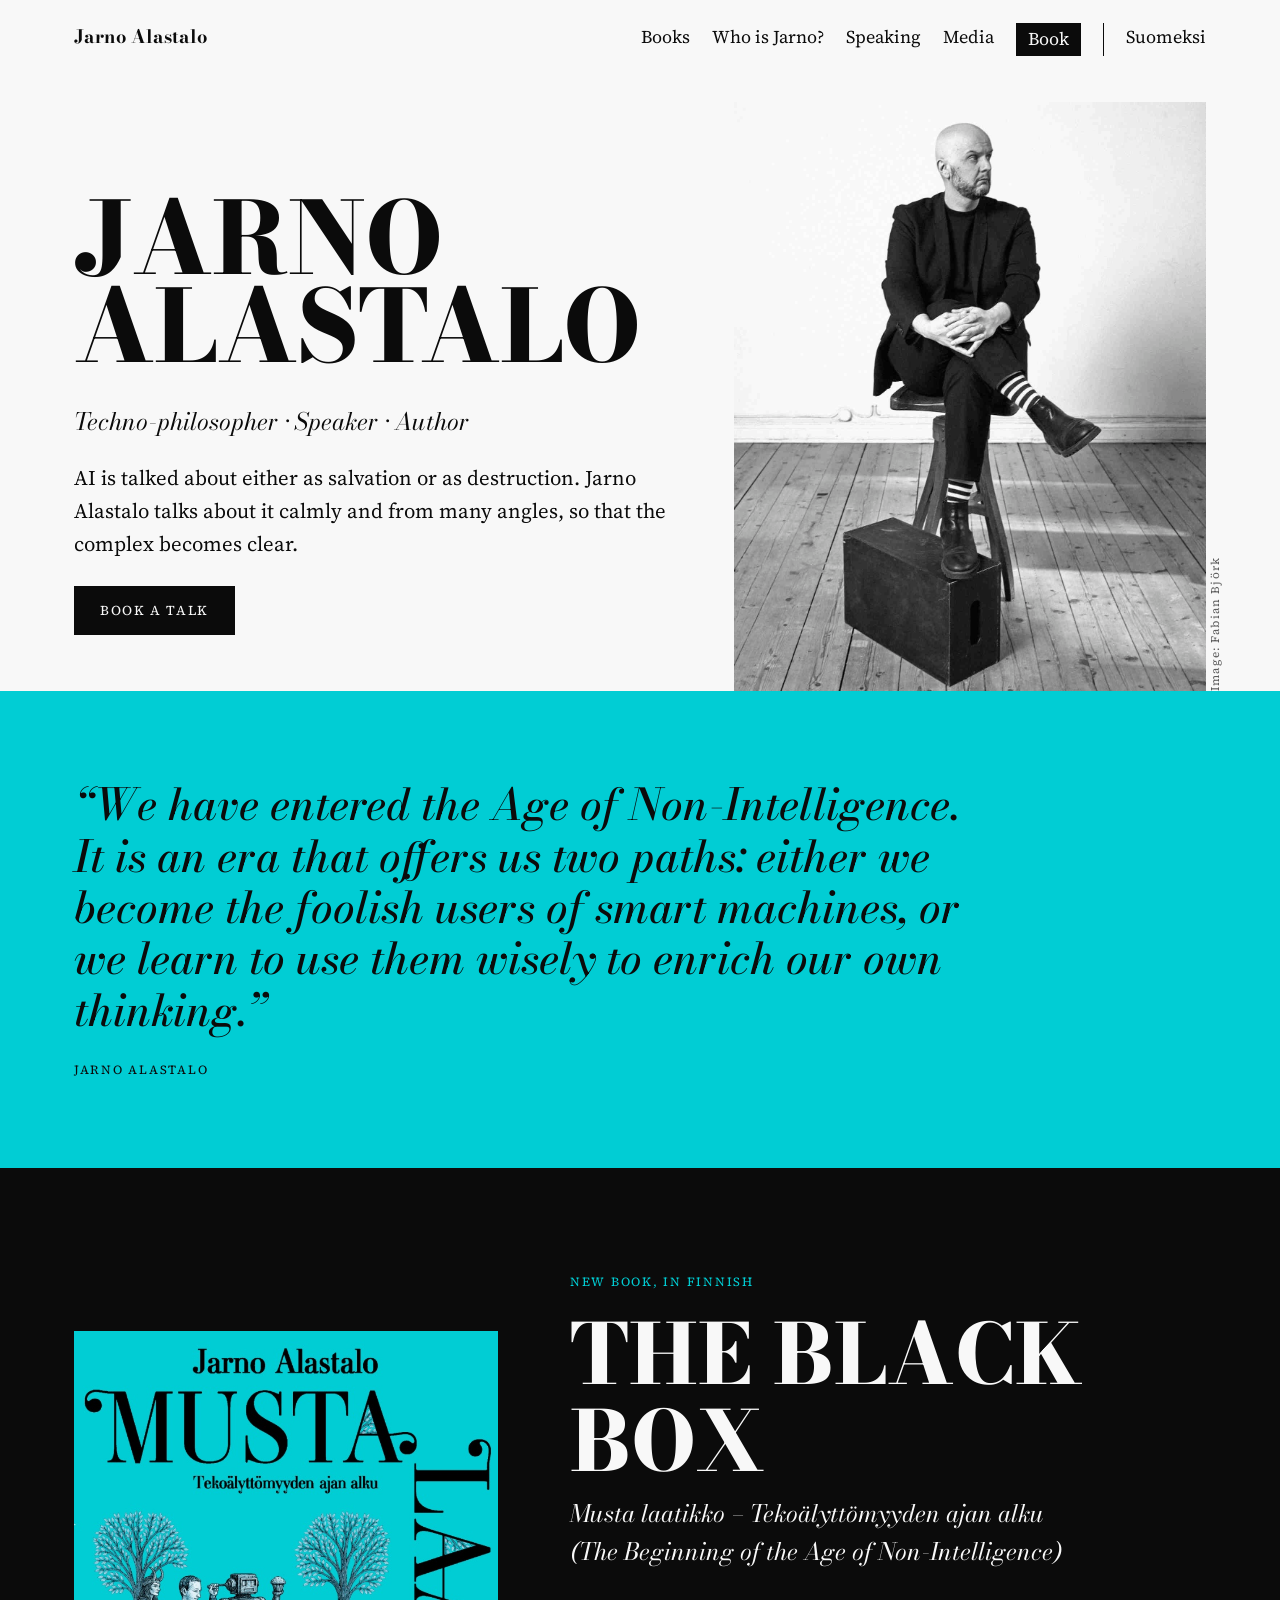
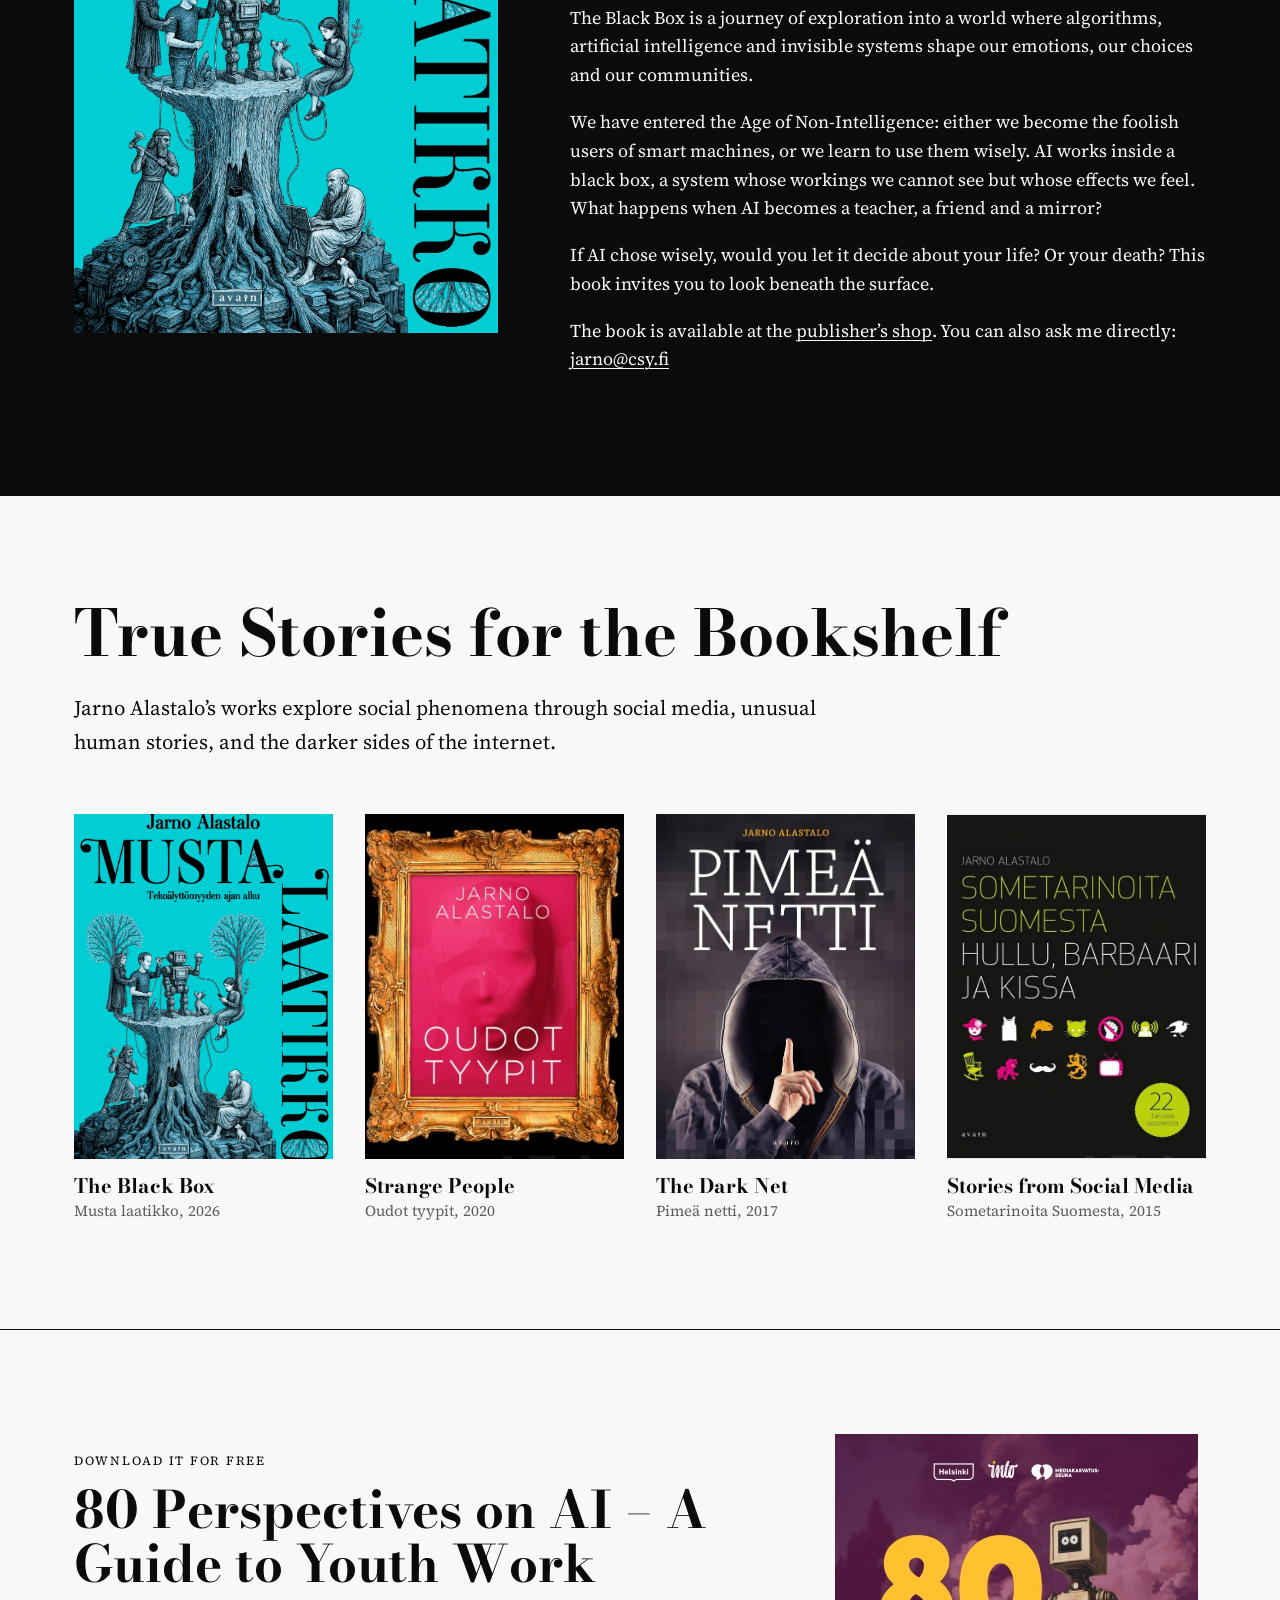
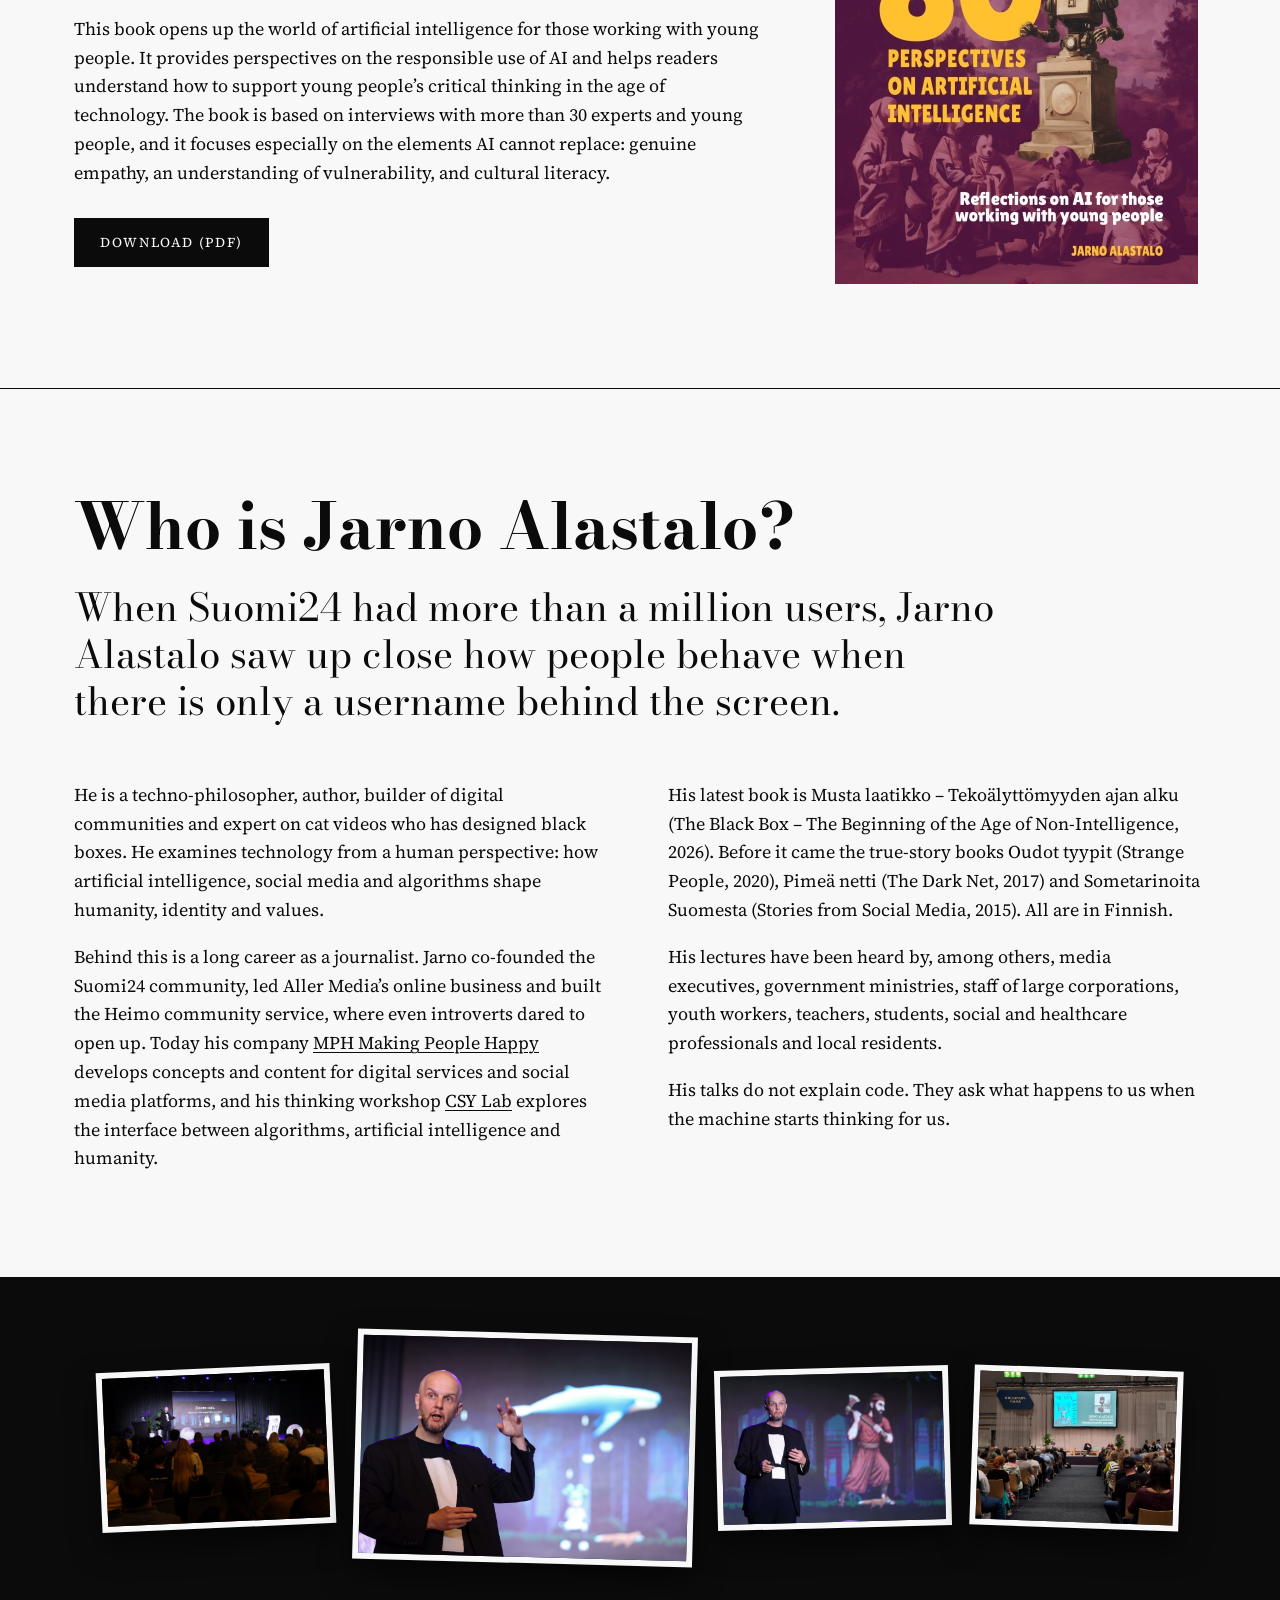
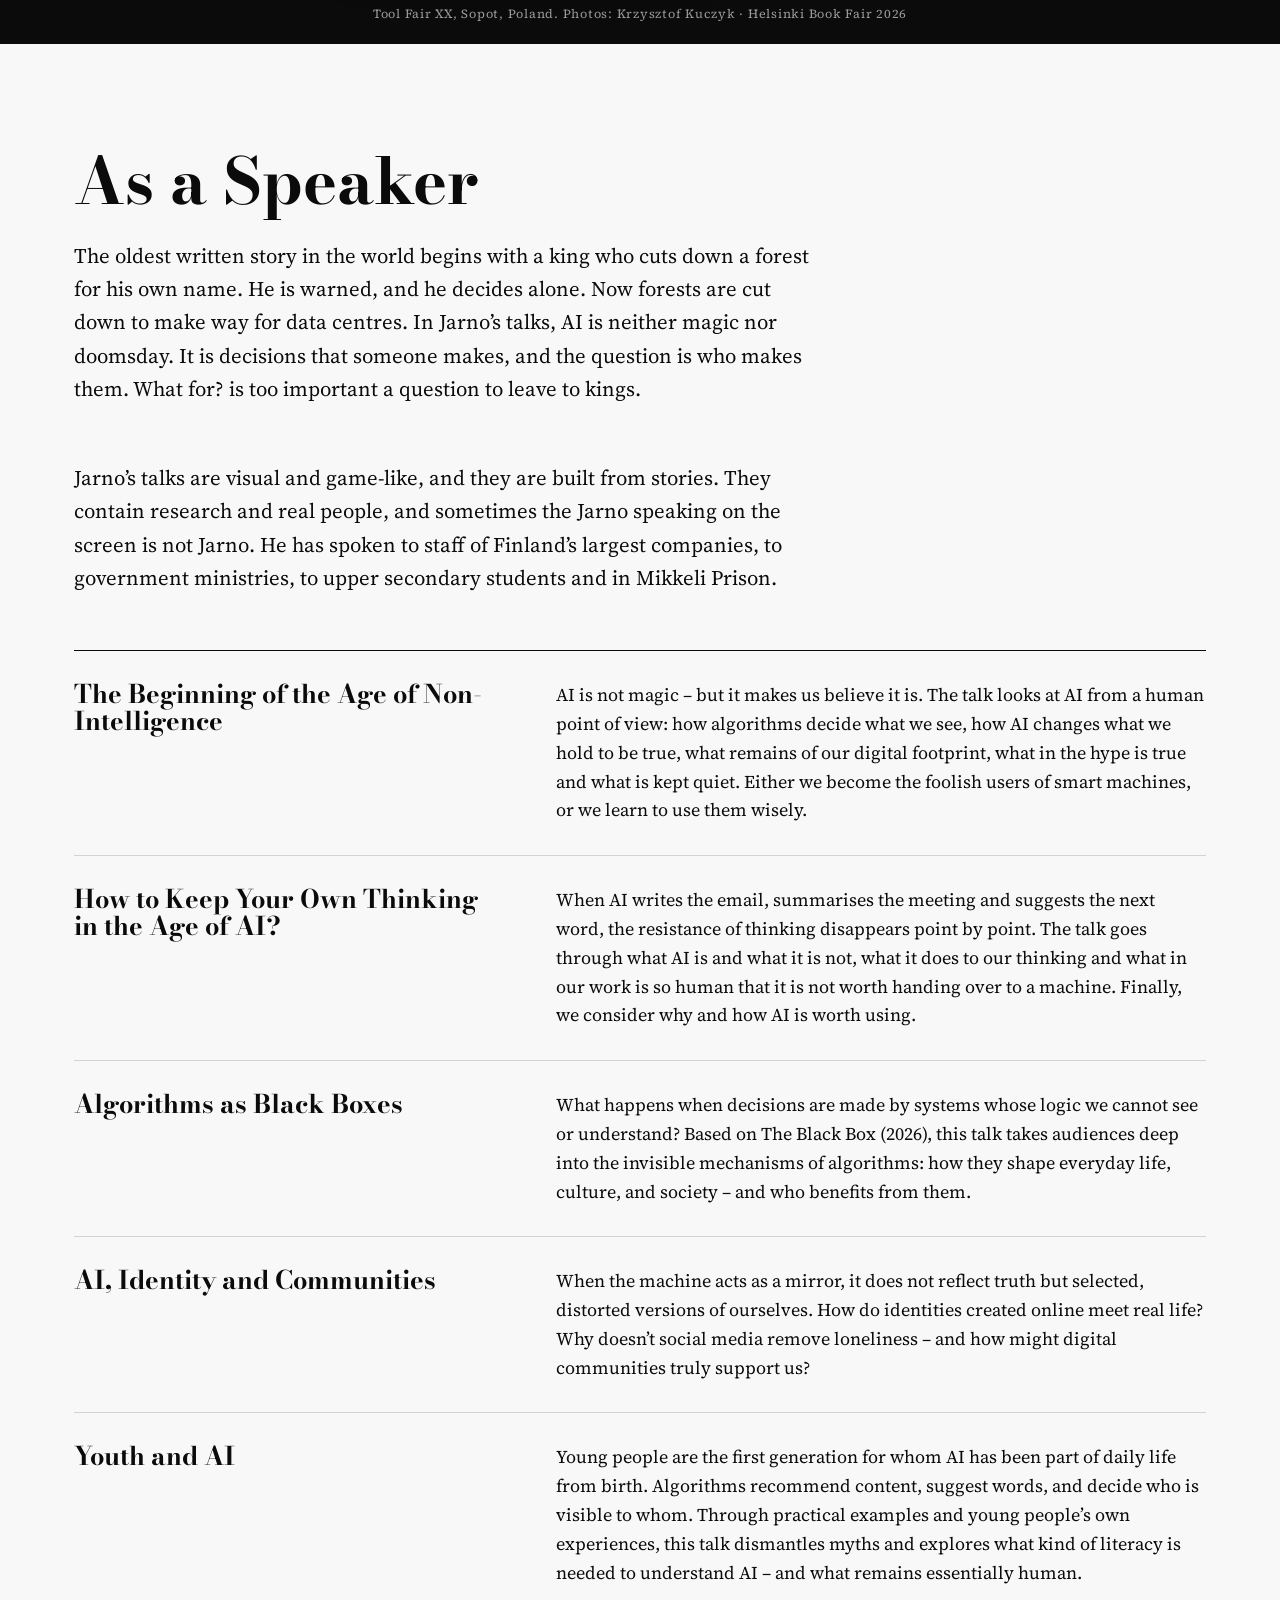
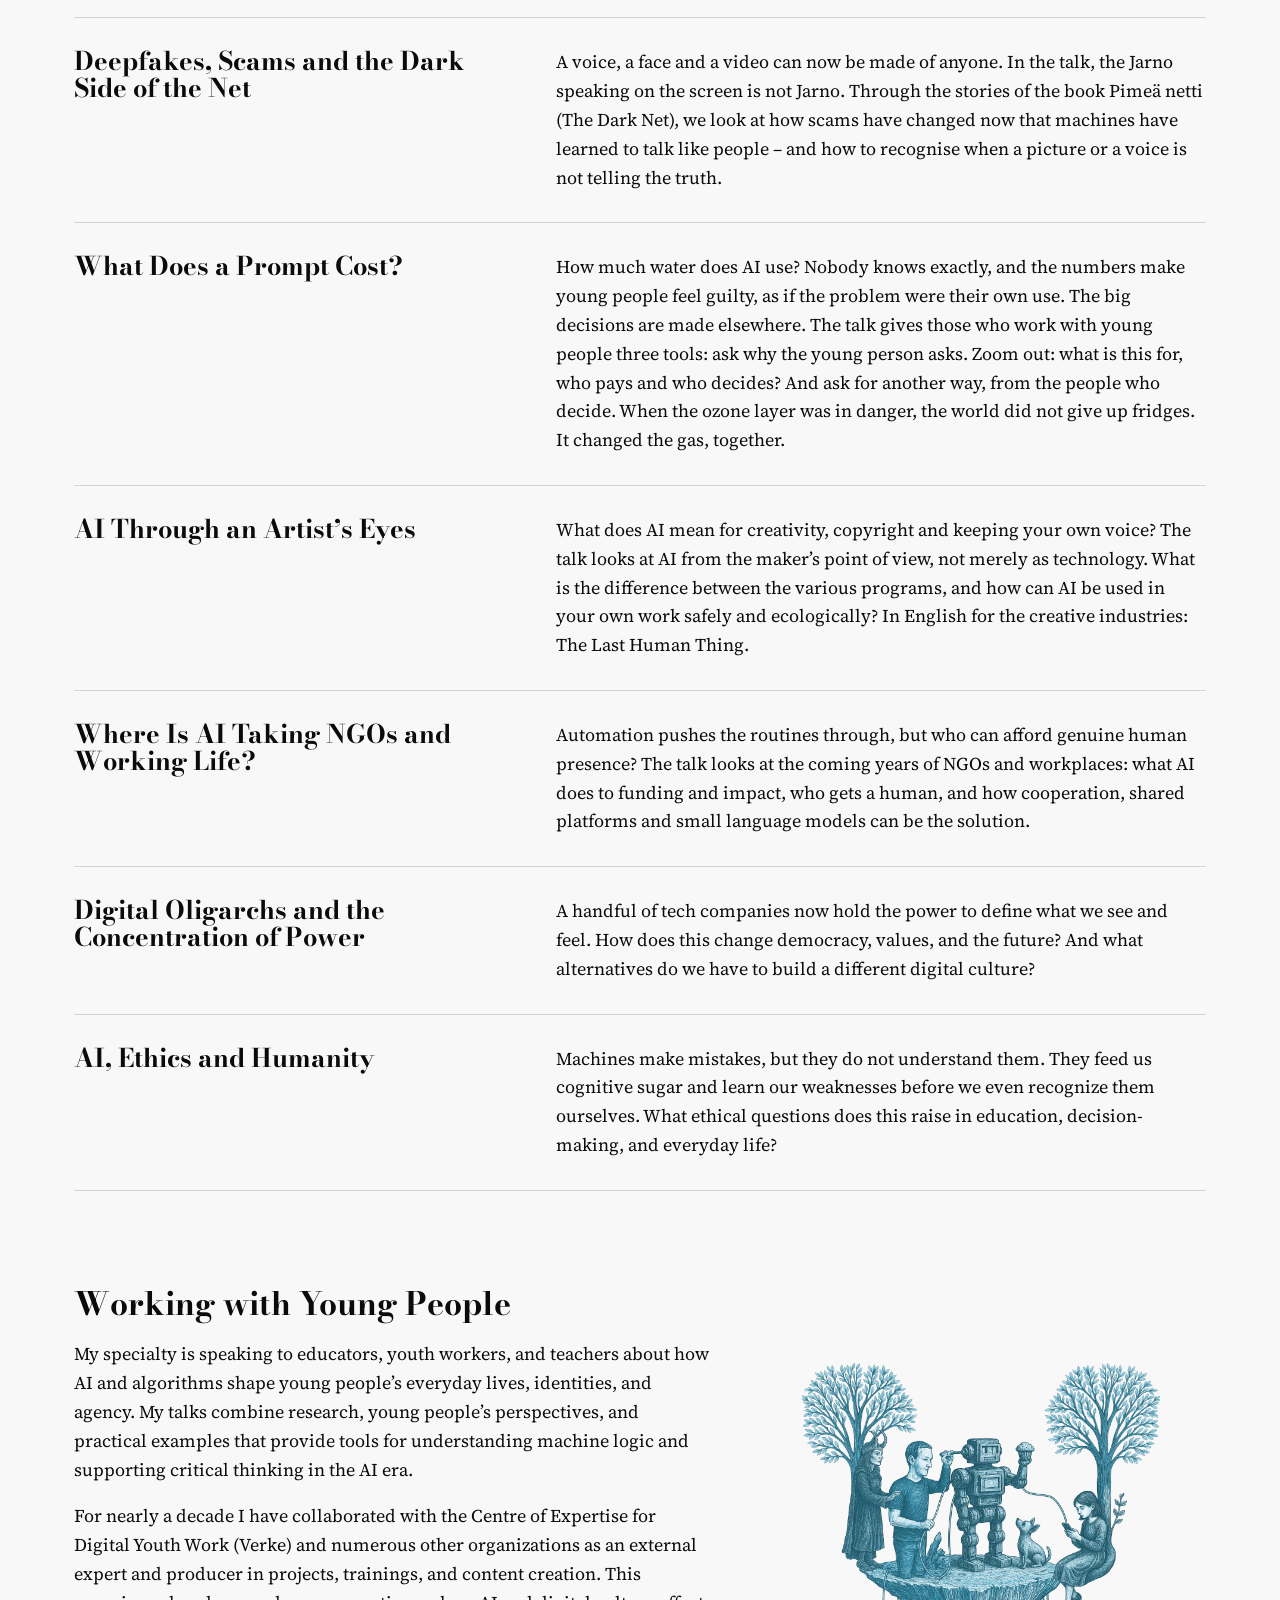
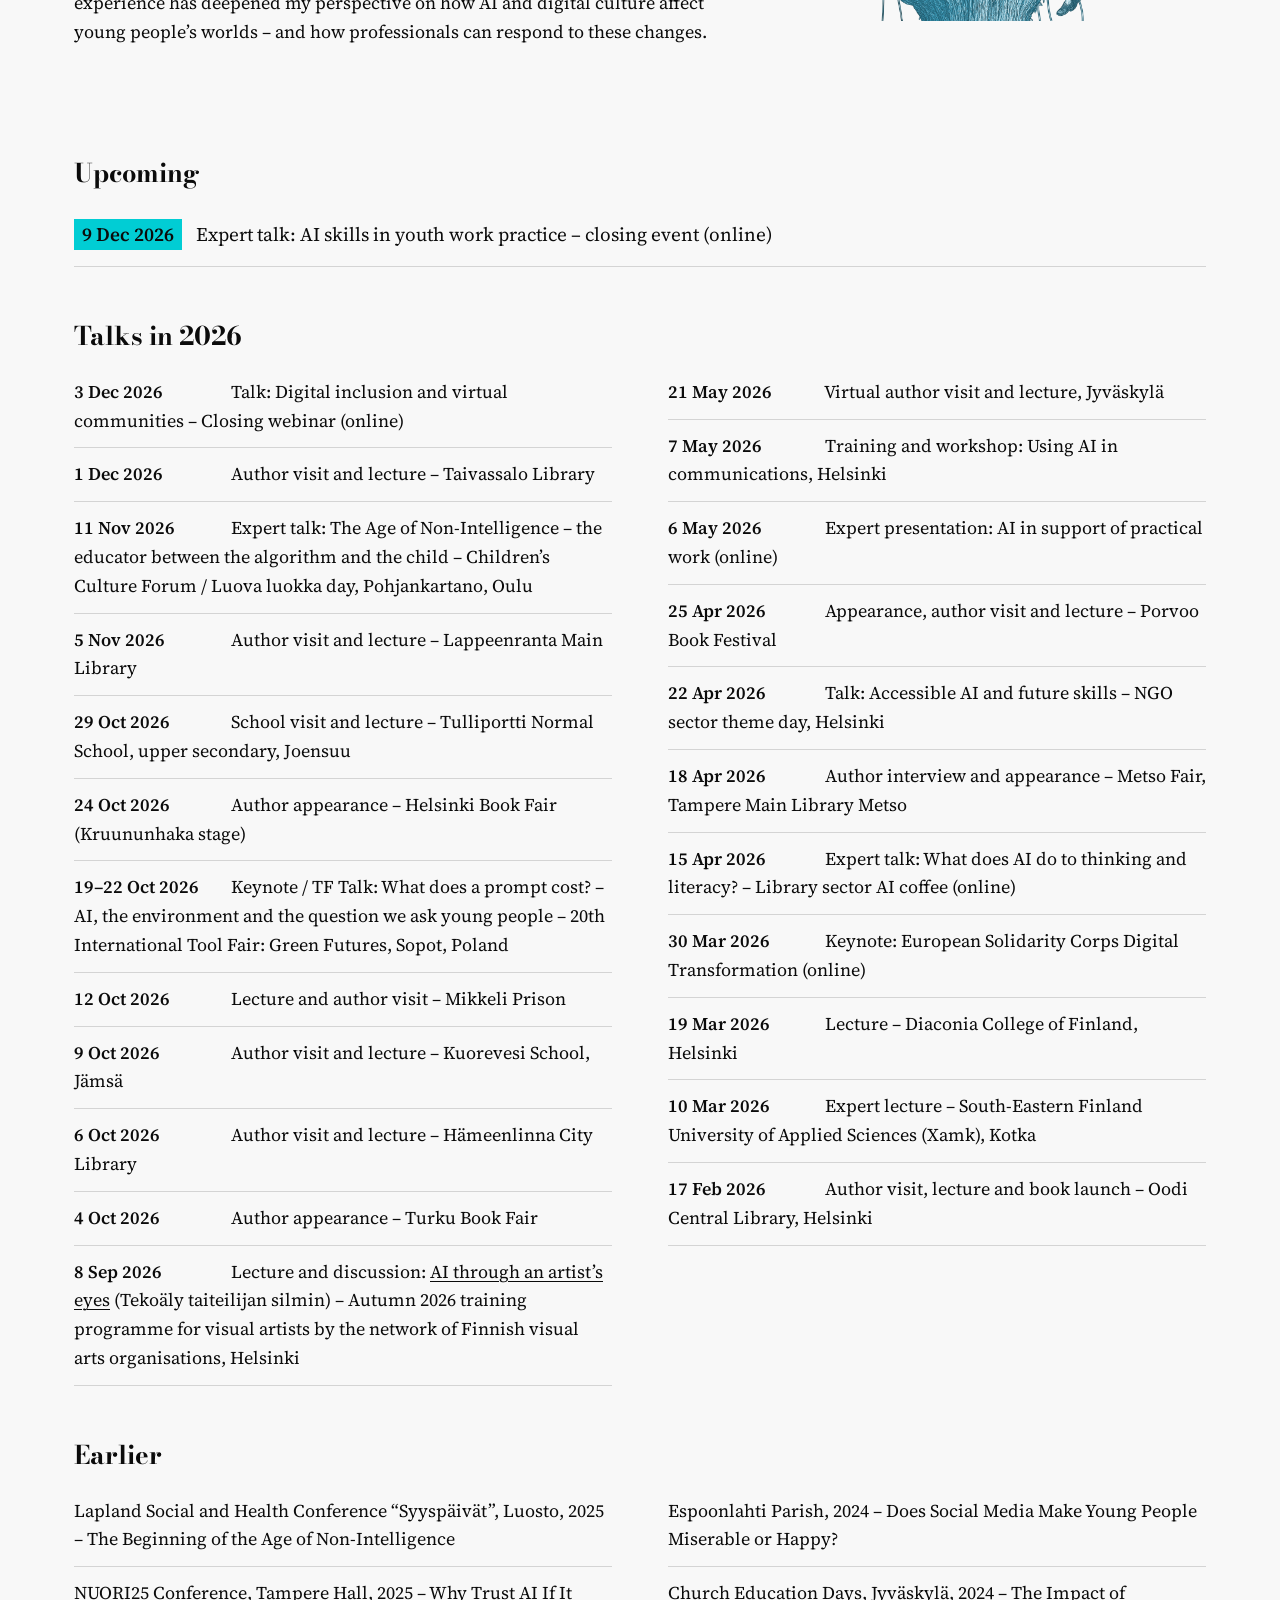
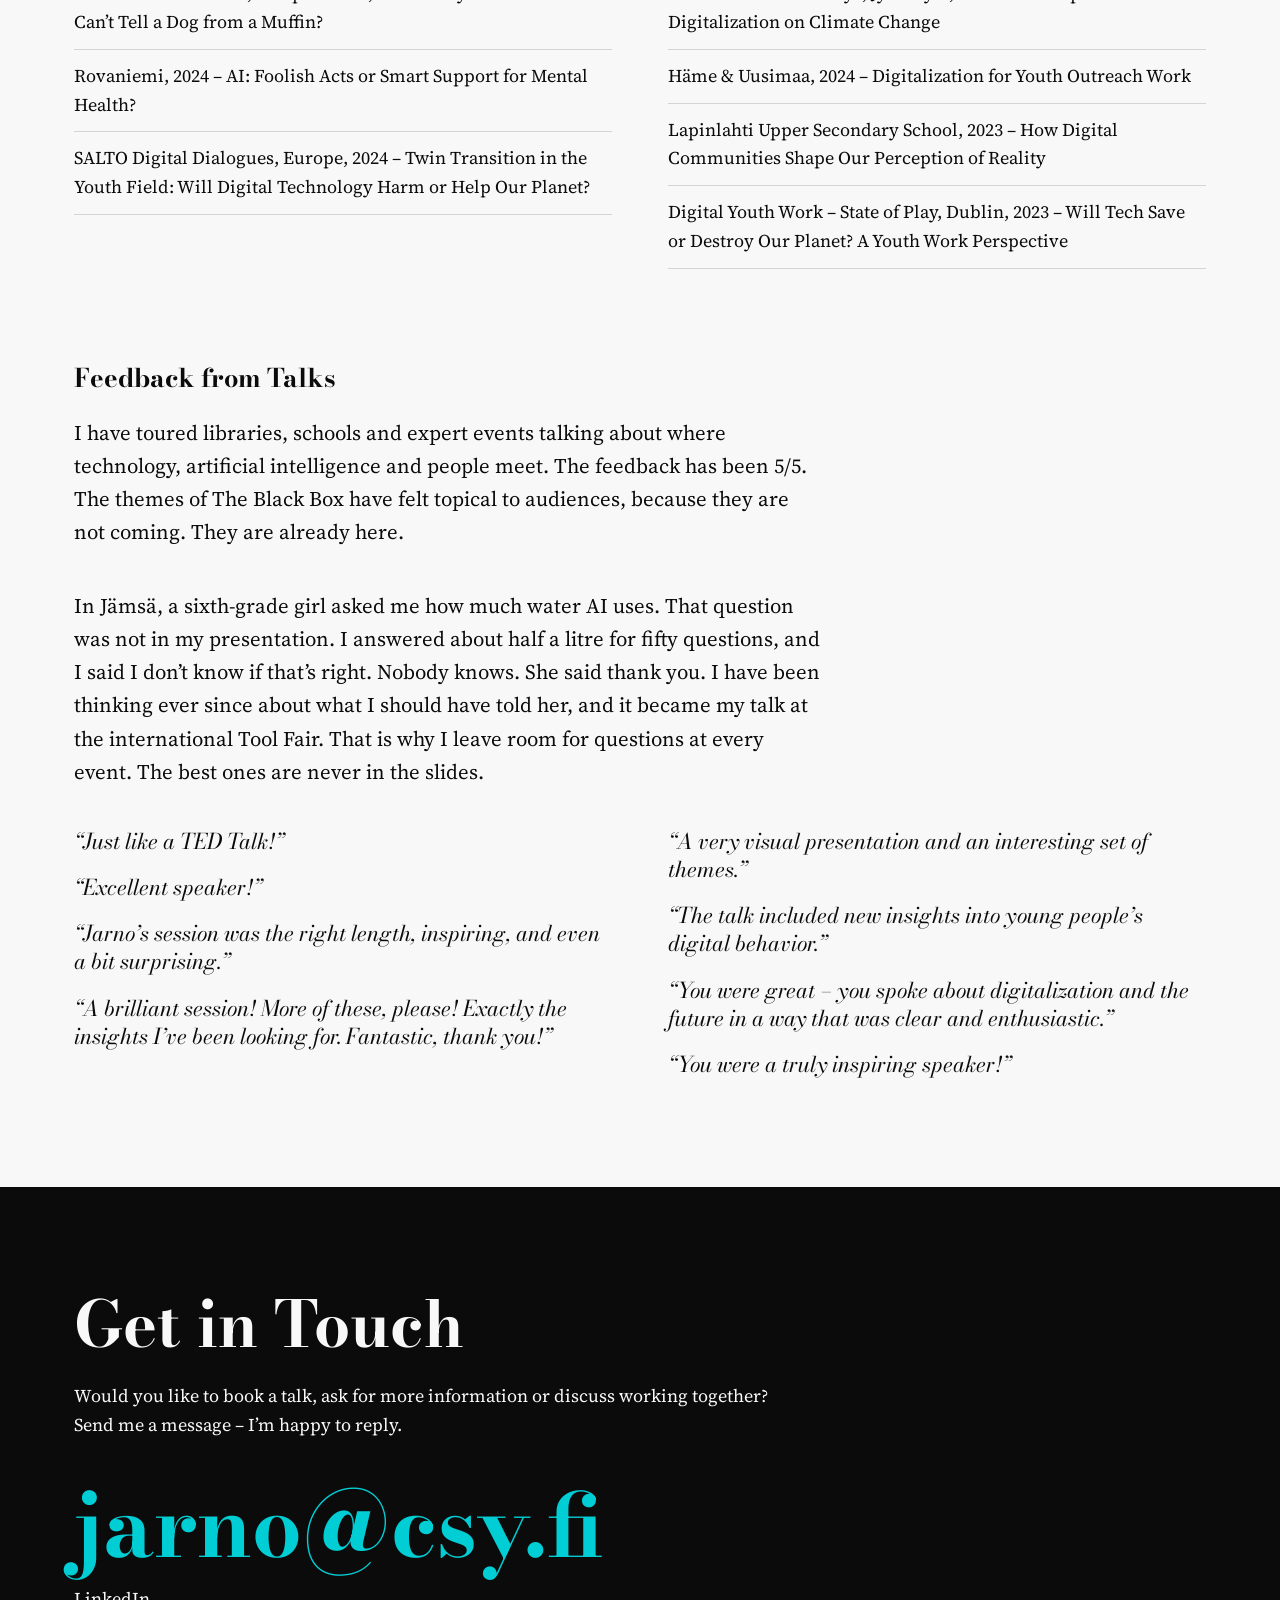
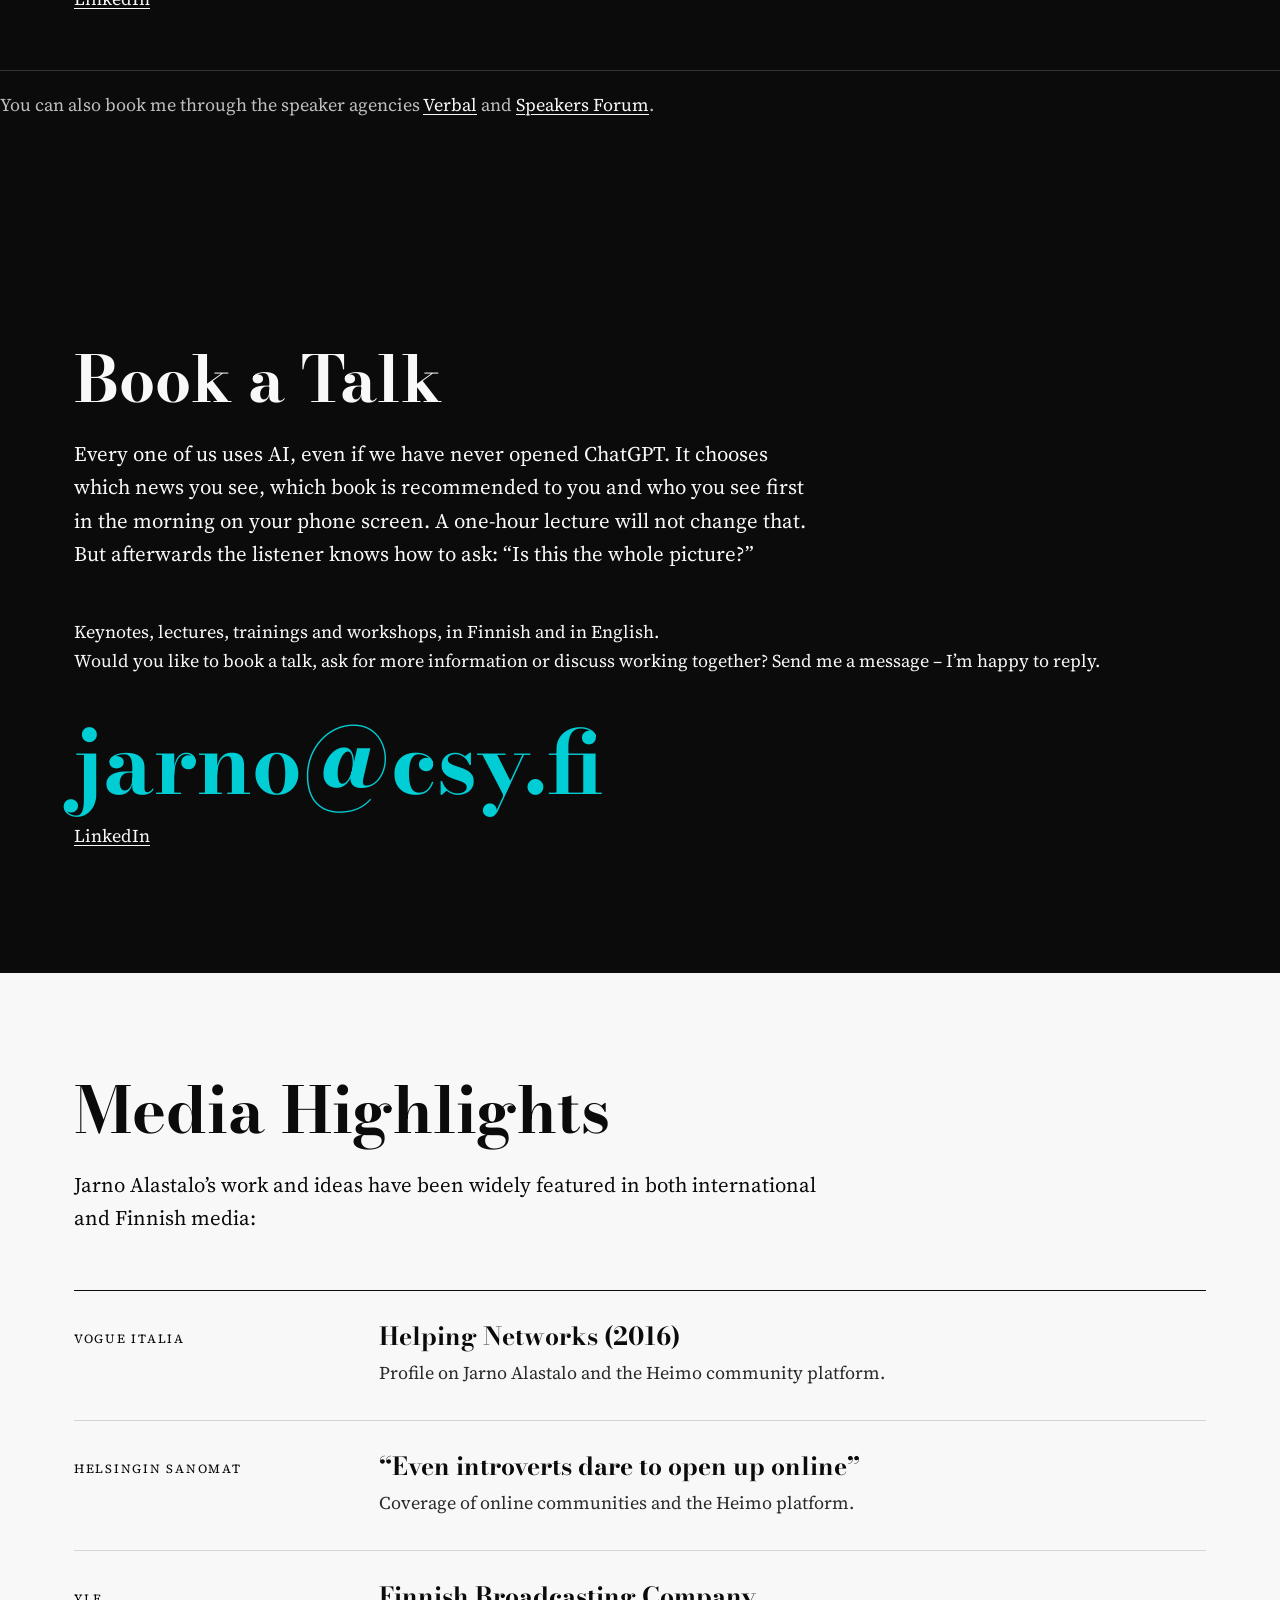
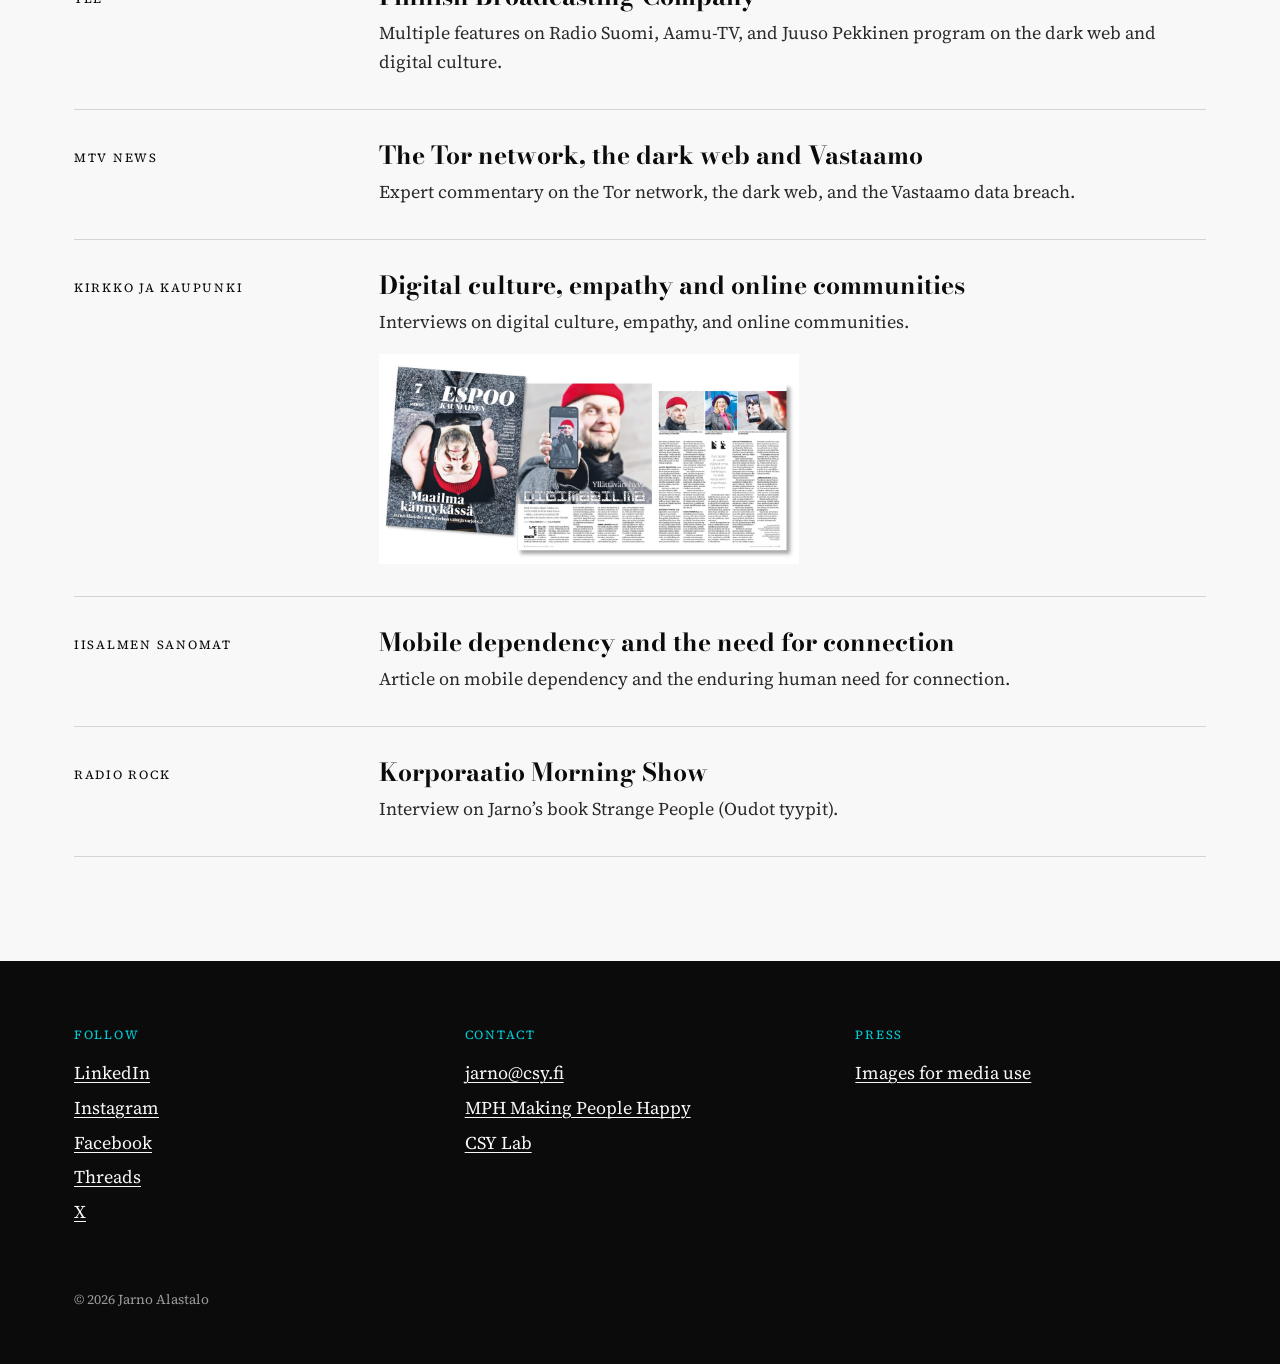
<file: en/index.html>
<!DOCTYPE html>
<html lang="en">
<head>
  <meta charset="utf-8">
  <meta name="viewport" content="width=device-width, initial-scale=1">
  <title>Jarno Alastalo</title>
  <meta name="description" content="Jarno Alastalo is a techno-philosopher, author and speaker who examines technology from a human perspective.">
  <meta property="og:type" content="website">
  <meta property="og:url" content="https://jarnoalastalo.com/en/">
  <meta property="og:title" content="Jarno Alastalo">
  <meta property="og:description" content="Techno-philosopher · Speaker · Author. Talks and keynotes on AI in Finnish and English. Latest book: Musta laatikko (The Black Box).">
  <meta property="og:image" content="https://jarnoalastalo.com/kuvat/og-en.jpg">
  <meta name="twitter:card" content="summary_large_image">
  <link rel="icon" href="../kuvat/favicon.png">
  <link rel="apple-touch-icon" href="../kuvat/apple-touch-icon.png">
  <link rel="alternate" hreflang="fi" href="https://jarnoalastalo.com/">
  <link rel="preconnect" href="https://fonts.googleapis.com">
  <link rel="preconnect" href="https://fonts.gstatic.com" crossorigin>
  <link href="https://fonts.googleapis.com/css2?family=Bodoni+Moda:ital,opsz,wght@0,6..96,500..900;1,6..96,500..700&family=Source+Serif+4:opsz,wght@8..60,400;8..60,600&display=swap" rel="stylesheet">
  <link rel="stylesheet" href="../tyyli.css?v=202610271237">
  <script src="https://cdn.counter.dev/script.js" data-id="4dd6d014-e826-4cda-8265-b742387017fc" data-utcoffset="2"></script>
  <script type="application/ld+json">
{
  "@context": "https://schema.org",
  "@graph": [
    {
      "@type": "Person",
      "@id": "https://jarnoalastalo.com/#jarno",
      "name": "Jarno Alastalo",
      "url": "https://jarnoalastalo.com/en/",
      "image": "https://jarnoalastalo.com/kuvat/jarno-alastalo.jpg",
      "email": "mailto:jarno@csy.fi",
      "jobTitle": [
        "Techno-philosopher",
        "Speaker",
        "Author"
      ],
      "description": "Finnish techno-philosopher, speaker and author who talks about AI, algorithms and social media calmly and from many angles, so that the complex becomes clear. Co-founder of the Suomi24 community. Keynotes and lectures in Finnish and English.",
      "knowsAbout": [
        "artificial intelligence",
        "algorithms",
        "social media",
        "digital communities",
        "youth and AI",
        "media literacy",
        "AI ethics",
        "environmental impact of AI",
        "critical thinking"
      ],
      "knowsLanguage": [
        "fi",
        "en"
      ],
      "homeLocation": {
        "@type": "Place",
        "name": "Espoo, Finland"
      },
      "worksFor": [
        {
          "@type": "Organization",
          "name": "MPH Making People Happy",
          "url": "https://makingpeoplehappy.fi/"
        },
        {
          "@type": "Organization",
          "name": "CSY Lab",
          "url": "https://csy.fi/"
        }
      ],
      "sameAs": [
        "https://www.linkedin.com/in/alastalo/",
        "https://instagram.com/socialjarno",
        "https://www.facebook.com/alastalojarno",
        "https://www.threads.net/socialjarno",
        "https://twitter.com/socialjarno",
        "https://verbal.fi/puhuja/jarno-alastalo",
        "https://www.speakersforum.fi/jarno.alastalo",
        "https://kirjailijavierailut.lukukeskus.fi/kirjailijat/alastalo-jarno/",
        "https://www.kirjasampo.fi/fi/kulsa/saha3%253Au44b661a5-e701-49f7-9e6c-63bfaba76651"
      ]
    },
    {
      "@type": "Book",
      "name": "Musta laatikko – Tekoälyttömyyden ajan alku",
      "datePublished": "2026",
      "publisher": {
        "@type": "Organization",
        "name": "Avain"
      },
      "author": {
        "@id": "https://jarnoalastalo.com/#jarno"
      },
      "url": "https://avain.net/tuote/jarno-alastalo/musta-laatikko-teko%C3%A4lytt%C3%B6myyden-ajan-alku/9789523046559"
    },
    {
      "@type": "Book",
      "name": "80 näkökulmaa tekoälyyn – Opas nuorten parissa toimiville",
      "datePublished": "2025",
      "publisher": {
        "@type": "Organization",
        "name": "Mediakasvatusseura"
      },
      "author": {
        "@id": "https://jarnoalastalo.com/#jarno"
      },
      "url": "https://mediakasvatus.fi/materiaali/nakokulmia_tekoalyyn_opas_nuorten_parissa_toimiville/"
    },
    {
      "@type": "Book",
      "name": "Oudot tyypit",
      "datePublished": "2020",
      "publisher": {
        "@type": "Organization",
        "name": "Avain"
      },
      "author": {
        "@id": "https://jarnoalastalo.com/#jarno"
      }
    },
    {
      "@type": "Book",
      "name": "Pimeä netti",
      "datePublished": "2017",
      "publisher": {
        "@type": "Organization",
        "name": "Avain"
      },
      "author": {
        "@id": "https://jarnoalastalo.com/#jarno"
      }
    },
    {
      "@type": "Book",
      "name": "Sometarinoita Suomesta",
      "datePublished": "2015",
      "publisher": {
        "@type": "Organization",
        "name": "Avain"
      },
      "author": {
        "@id": "https://jarnoalastalo.com/#jarno"
      }
    }
  ]
}
  </script>
</head>
<body>

<header class="sisalto ylapalkki">
  <a class="nimi" href="./">Jarno Alastalo</a>
  <nav>
    <a href="#books">Books</a>
    <a href="#who-is-jarno">Who is Jarno?</a>
    <a href="#speaking">Speaking</a>
    <a href="#media">Media</a>
    <a class="tilaa-linkki" href="#contact">Book</a>
    <a class="kieli" href="../" hreflang="fi">Suomeksi</a>
  </nav>
</header>

<main>

<section class="sisalto avaus">
  <div>
    <h1>Jarno<br>Alastalo</h1>
    <p class="titteli">Techno-philosopher · Speaker · Author</p>
    <p class="ingressi">AI is talked about either as salvation or as destruction. Jarno Alastalo talks about it calmly and from many angles, so that the complex becomes clear.</p>
    <a class="nappi" href="#contact">Book a talk</a>
  </div>
  <figure>
    <img src="../kuvat/jarno-alastalo.jpg" width="1306" height="1633" alt="Jarno Alastalo sitting on a stool next to a black box">
    <figcaption>Image: <a href="https://www.fabianbjork.com/">Fabian Björk</a></figcaption>
  </figure>
</section>

<section class="sitaatti">
  <div class="sisalto">
    <blockquote>“We have entered the Age of Non-Intelligence. It is an era that offers us two paths: either we become the foolish users of smart machines, or we learn to use them wisely to enrich our own thinking.”</blockquote>
    <cite class="pieni">Jarno Alastalo</cite>
  </div>
</section>

<section class="musta">
  <div class="sisalto kirja-esittely">
    <a href="https://avain.net/tuote/jarno-alastalo/musta-laatikko-teko%C3%A4lytt%C3%B6myyden-ajan-alku/9789523046559"><img src="../kuvat/musta-laatikko.jpg" width="748" height="1061" alt="Musta laatikko (The Black Box), cover"></a>
    <div>
      <p class="pieni">New book, in Finnish</p>
      <h2>The Black Box</h2>
      <p class="alaotsikko">Musta laatikko – Tekoälyttömyyden ajan alku<br>(The Beginning of the Age of Non-Intelligence)</p>
      <p>The Black Box is a journey of exploration into a world where algorithms, artificial intelligence and invisible systems shape our emotions, our choices and our communities.</p>
      <p>We have entered the Age of Non-Intelligence: either we become the foolish users of smart machines, or we learn to use them wisely. AI works inside a black box, a system whose workings we cannot see but whose effects we feel. What happens when AI becomes a teacher, a friend and a mirror?</p>
      <p>If AI chose wisely, would you let it decide about your life? Or your death? This book invites you to look beneath the surface.</p>
      <p>The book is available at the <a href="https://avain.net/tuote/jarno-alastalo/musta-laatikko-teko%C3%A4lytt%C3%B6myyden-ajan-alku/9789523046559">publisher’s shop</a>. You can also ask me directly: <a class="korostus" href="mailto:jarno@csy.fi">jarno@csy.fi</a></p>
    </div>
  </div>
</section>

<section class="osio" id="books">
  <div class="sisalto">
    <h2>True Stories for the Bookshelf</h2>
    <p class="johdanto">Jarno Alastalo’s works explore social phenomena through social media, unusual human stories, and the darker sides of the internet.</p>
    <div class="kannet">
      <a href="https://avain.net/tuote/jarno-alastalo/musta-laatikko-teko%C3%A4lytt%C3%B6myyden-ajan-alku/9789523046559">
        <img src="../kuvat/musta-laatikko.jpg" alt="" loading="lazy">
        <h3>The Black Box</h3><span class="vuosi">Musta laatikko, 2026</span>
      </a>
      <a href="https://avain.net/tuote/jarno_alastalo/oudot_tyypit/9789523042667">
        <img src="../kuvat/oudot-tyypit.jpg" alt="" loading="lazy">
        <h3>Strange People</h3><span class="vuosi">Oudot tyypit, 2020</span>
      </a>
      <a href="https://avain.net/tuote/jarno_alastalo/pimea_netti/9789523041332">
        <img src="../kuvat/pimea-netti.jpg" alt="" loading="lazy">
        <h3>The Dark Net</h3><span class="vuosi">Pimeä netti, 2017</span>
      </a>
      <a href="https://www.suomalainen.com/products/sometarinoita-suomesta">
        <img src="../kuvat/sometarinoita-suomesta.jpg" alt="" loading="lazy">
        <h3>Stories from Social Media</h3><span class="vuosi">Sometarinoita Suomesta, 2015</span>
      </a>
    </div>
  </div>
</section>

<section class="osio">
  <div class="sisalto opas">
    <div>
      <p class="pieni">Download it for free</p>
      <h2>80 Perspectives on AI – A Guide to Youth Work</h2>
      <p>This book opens up the world of artificial intelligence for those working with young people. It provides perspectives on the responsible use of AI and helps readers understand how to support young people’s critical thinking in the age of technology. The book is based on interviews with more than 30 experts and young people, and it focuses especially on the elements AI cannot replace: genuine empathy, an understanding of vulnerability, and cultural literacy.</p>
      <a class="nappi" href="https://mediakasvatus.fi/materiaali/80-perspectives-on-ai-a-guide-to-youth-work">Download (PDF)</a>
    </div>
    <img src="../kuvat/80-perspectives.jpg" width="363" height="450" alt="80 Perspectives on AI, cover" loading="lazy">
  </div>
</section>

<section class="osio kuka" id="who-is-jarno">
  <div class="sisalto">
    <h2>Who is Jarno Alastalo?</h2>
    <p class="nosto">When Suomi24 had more than a million users, Jarno Alastalo saw up close how people behave when there is only a username behind the screen.</p>
    <div class="palstat">
      <p>He is a techno-philosopher, author, builder of digital communities and expert on cat videos who has designed black boxes. He examines technology from a human perspective: how artificial intelligence, social media and algorithms shape humanity, identity and values.</p>
      <p>Behind this is a long career as a journalist. Jarno co-founded the Suomi24 community, led Aller Media’s online business and built the Heimo community service, where even introverts dared to open up. Today his company <a href="https://makingpeoplehappy.fi/">MPH Making People Happy</a> develops concepts and content for digital services and social media platforms, and his thinking workshop <a href="https://csy.fi/">CSY Lab</a> explores the interface between algorithms, artificial intelligence and humanity.</p>
      <p>His latest book is Musta laatikko – Tekoälyttömyyden ajan alku (The Black Box – The Beginning of the Age of Non-Intelligence, 2026). Before it came the true-story books Oudot tyypit (Strange People, 2020), Pimeä netti (The Dark Net, 2017) and Sometarinoita Suomesta (Stories from Social Media, 2015). All are in Finnish.</p>
      <p>His lectures have been heard by, among others, media executives, government ministries, staff of large corporations, youth workers, teachers, students, social and healthcare professionals and local residents.</p>
      <p>His talks do not explain code. They ask what happens to us when the machine starts thinking for us.</p>
    </div>
  </div>
</section>

<figure class="lavakuvat">
  <img src="../kuvat/tool-fair-2.jpg" width="1200" height="800" alt="Jarno Alastalo speaking on stage at Tool Fair" loading="lazy">
  <img class="iso" src="../kuvat/tool-fair-1.jpg" width="2000" height="1333" alt="Jarno Alastalo speaking on stage at Tool Fair" loading="lazy">
  <img src="../kuvat/tool-fair-3.jpg" width="1200" height="800" alt="Jarno Alastalo speaking on stage at Tool Fair" loading="lazy">
  <img class="messu" src="../kuvat/helsingin-kirjamessut-2026.jpg" width="1200" height="900" alt="Jarno Alastalo at the Helsinki Book Fair" loading="lazy">
  <figcaption class="sisalto">Tool Fair XX, Sopot, Poland. Photos: Krzysztof Kuczyk · Helsinki Book Fair 2026</figcaption>
</figure>

<section class="osio" id="speaking">
  <div class="sisalto">
    <h2>As a Speaker</h2>
    <p class="johdanto">The oldest written story in the world begins with a king who cuts down a forest for his own name. He is warned, and he decides alone. Now forests are cut down to make way for data centres. In Jarno’s talks, AI is neither magic nor doomsday. It is decisions that someone makes, and the question is who makes them. What for? is too important a question to leave to kings.</p>
    <p class="johdanto">Jarno’s talks are visual and game-like, and they are built from stories. They contain research and real people, and sometimes the Jarno speaking on the screen is not Jarno. He has spoken to staff of Finland’s largest companies, to government ministries, to upper secondary students and in Mikkeli Prison.</p>

    <ul class="teemat">
      <li><h3>The Beginning of the Age of Non-Intelligence</h3><p>AI is not magic – but it makes us believe it is. The talk looks at AI from a human point of view: how algorithms decide what we see, how AI changes what we hold to be true, what remains of our digital footprint, what in the hype is true and what is kept quiet. Either we become the foolish users of smart machines, or we learn to use them wisely.</p></li>
      <li><h3>How to Keep Your Own Thinking in the Age of AI?</h3><p>When AI writes the email, summarises the meeting and suggests the next word, the resistance of thinking disappears point by point. The talk goes through what AI is and what it is not, what it does to our thinking and what in our work is so human that it is not worth handing over to a machine. Finally, we consider why and how AI is worth using.</p></li>
      <li><h3>Algorithms as Black Boxes</h3><p>What happens when decisions are made by systems whose logic we cannot see or understand? Based on The Black Box (2026), this talk takes audiences deep into the invisible mechanisms of algorithms: how they shape everyday life, culture, and society – and who benefits from them.</p></li>
      <li><h3>AI, Identity and Communities</h3><p>When the machine acts as a mirror, it does not reflect truth but selected, distorted versions of ourselves. How do identities created online meet real life? Why doesn’t social media remove loneliness – and how might digital communities truly support us?</p></li>
      <li><h3>Youth and AI</h3><p>Young people are the first generation for whom AI has been part of daily life from birth. Algorithms recommend content, suggest words, and decide who is visible to whom. Through practical examples and young people’s own experiences, this talk dismantles myths and explores what kind of literacy is needed to understand AI – and what remains essentially human.</p></li>
      <li><h3>Deepfakes, Scams and the Dark Side of the Net</h3><p>A voice, a face and a video can now be made of anyone. In the talk, the Jarno speaking on the screen is not Jarno. Through the stories of the book Pimeä netti (The Dark Net), we look at how scams have changed now that machines have learned to talk like people – and how to recognise when a picture or a voice is not telling the truth.</p></li>
      <li><h3>What Does a Prompt Cost?</h3><p>How much water does AI use? Nobody knows exactly, and the numbers make young people feel guilty, as if the problem were their own use. The big decisions are made elsewhere. The talk gives those who work with young people three tools: ask why the young person asks. Zoom out: what is this for, who pays and who decides? And ask for another way, from the people who decide. When the ozone layer was in danger, the world did not give up fridges. It changed the gas, together.</p></li>
      <li><h3>AI Through an Artist’s Eyes</h3><p>What does AI mean for creativity, copyright and keeping your own voice? The talk looks at AI from the maker’s point of view, not merely as technology. What is the difference between the various programs, and how can AI be used in your own work safely and ecologically? In English for the creative industries: The Last Human Thing.</p></li>
      <li><h3>Where Is AI Taking NGOs and Working Life?</h3><p>Automation pushes the routines through, but who can afford genuine human presence? The talk looks at the coming years of NGOs and workplaces: what AI does to funding and impact, who gets a human, and how cooperation, shared platforms and small language models can be the solution.</p></li>
      <li><h3>Digital Oligarchs and the Concentration of Power</h3><p>A handful of tech companies now hold the power to define what we see and feel. How does this change democracy, values, and the future? And what alternatives do we have to build a different digital culture?</p></li>
      <li><h3>AI, Ethics and Humanity</h3><p>Machines make mistakes, but they do not understand them. They feed us cognitive sugar and learn our weaknesses before we even recognize them ourselves. What ethical questions does this raise in education, decision-making, and everyday life?</p></li>
    </ul>

    <div class="nuoret">
      <div>
        <h3>Working with Young People</h3>
        <p>My specialty is speaking to educators, youth workers, and teachers about how AI and algorithms shape young people’s everyday lives, identities, and agency. My talks combine research, young people’s perspectives, and practical examples that provide tools for understanding machine logic and supporting critical thinking in the AI era.</p>
        <p>For nearly a decade I have collaborated with the Centre of Expertise for Digital Youth Work (Verke) and numerous other organizations as an external expert and producer in projects, trainings, and content creation. This experience has deepened my perspective on how AI and digital culture affect young people’s worlds – and how professionals can respond to these changes.</p>
      </div>
      <img src="../kuvat/kaiverrus.png" width="402" height="291" alt="" loading="lazy">
    </div>

    <div class="esiintymiset">
      <h3>Upcoming</h3>
      <ul class="luennot tulossa" id="tulossa">
          <li data-pvm="2026-10-22"><span class="pvm">19–22 Oct 2026</span> Keynote / TF Talk: What does a prompt cost? – AI, the environment and the question we ask young people – 20th International Tool Fair: Green Futures, Sopot, Poland</li>
          <li data-pvm="2026-10-24"><span class="pvm">24 Oct 2026</span> Author appearance – Helsinki Book Fair (Kruununhaka stage)</li>
          <li data-pvm="2026-10-29"><span class="pvm">29 Oct 2026</span> School visit and lecture – Tulliportti Normal School, upper secondary, Joensuu</li>
          <li data-pvm="2026-11-05"><span class="pvm">5 Nov 2026</span> Author visit and lecture – Lappeenranta Main Library</li>
          <li data-pvm="2026-11-11"><span class="pvm">11 Nov 2026</span> Expert talk: The Age of Non-Intelligence – the educator between the algorithm and the child – Children’s Culture Forum / Luova luokka day, Pohjankartano, Oulu</li>
          <li data-pvm="2026-12-01"><span class="pvm">1 Dec 2026</span> Author visit and lecture – Taivassalo Library</li>
          <li data-pvm="2026-12-03"><span class="pvm">3 Dec 2026</span> Talk: Digital inclusion and virtual communities – Closing webinar (online)</li>
          <li data-pvm="2026-12-09"><span class="pvm">9 Dec 2026</span> Expert talk: AI skills in youth work practice – closing event (online)</li>
      </ul>
      <h3>Talks in 2026</h3>
      <ul class="luennot pidetyt" id="pidetyt">
          <li data-pvm="2026-10-12"><span class="pvm">12 Oct 2026</span> Lecture and author visit – Mikkeli Prison</li>
          <li data-pvm="2026-10-09"><span class="pvm">9 Oct 2026</span> Author visit and lecture – Kuorevesi School, Jämsä</li>
          <li data-pvm="2026-10-06"><span class="pvm">6 Oct 2026</span> Author visit and lecture – Hämeenlinna City Library</li>
          <li data-pvm="2026-10-04"><span class="pvm">4 Oct 2026</span> Author appearance – Turku Book Fair</li>
          <li data-pvm="2026-09-08"><span class="pvm">8 Sep 2026</span> Lecture and discussion: <a href="https://csy.fi/taiteilijoille/">AI through an artist’s eyes</a> (Tekoäly taiteilijan silmin) – Autumn 2026 training programme for visual artists by the network of Finnish visual arts organisations, Helsinki</li>
          <li data-pvm="2026-05-21"><span class="pvm">21 May 2026</span> Virtual author visit and lecture, Jyväskylä</li>
          <li data-pvm="2026-05-07"><span class="pvm">7 May 2026</span> Training and workshop: Using AI in communications, Helsinki</li>
          <li data-pvm="2026-05-06"><span class="pvm">6 May 2026</span> Expert presentation: AI in support of practical work (online)</li>
          <li data-pvm="2026-04-25"><span class="pvm">25 Apr 2026</span> Appearance, author visit and lecture – Porvoo Book Festival</li>
          <li data-pvm="2026-04-22"><span class="pvm">22 Apr 2026</span> Talk: Accessible AI and future skills – NGO sector theme day, Helsinki</li>
          <li data-pvm="2026-04-18"><span class="pvm">18 Apr 2026</span> Author interview and appearance – Metso Fair, Tampere Main Library Metso</li>
          <li data-pvm="2026-04-15"><span class="pvm">15 Apr 2026</span> Expert talk: What does AI do to thinking and literacy? – Library sector AI coffee (online)</li>
          <li data-pvm="2026-03-30"><span class="pvm">30 Mar 2026</span> Keynote: European Solidarity Corps Digital Transformation (online)</li>
          <li data-pvm="2026-03-19"><span class="pvm">19 Mar 2026</span> Lecture – Diaconia College of Finland, Helsinki</li>
          <li data-pvm="2026-03-10"><span class="pvm">10 Mar 2026</span> Expert lecture – South-Eastern Finland University of Applied Sciences (Xamk), Kotka</li>
          <li data-pvm="2026-02-17"><span class="pvm">17 Feb 2026</span> Author visit, lecture and book launch – Oodi Central Library, Helsinki</li>
      </ul>
      <h3>Earlier</h3>
      <ul class="luennot pidetyt">
          <li>Lapland Social and Health Conference “Syyspäivät”, Luosto, 2025 – The Beginning of the Age of Non-Intelligence</li>
          <li>NUORI25 Conference, Tampere Hall, 2025 – Why Trust AI If It Can’t Tell a Dog from a Muffin?</li>
          <li>Rovaniemi, 2024 – AI: Foolish Acts or Smart Support for Mental Health?</li>
          <li>SALTO Digital Dialogues, Europe, 2024 – Twin Transition in the Youth Field: Will Digital Technology Harm or Help Our Planet?</li>
          <li>Espoonlahti Parish, 2024 – Does Social Media Make Young People Miserable or Happy?</li>
          <li>Church Education Days, Jyväskylä, 2024 – The Impact of Digitalization on Climate Change</li>
          <li>Häme &amp; Uusimaa, 2024 – Digitalization for Youth Outreach Work</li>
          <li>Lapinlahti Upper Secondary School, 2023 – How Digital Communities Shape Our Perception of Reality</li>
          <li>Digital Youth Work – State of Play, Dublin, 2023 – Will Tech Save or Destroy Our Planet? A Youth Work Perspective</li>
        </ul>
    </div>

    <div class="palaute">
      <h3>Feedback from Talks</h3>
      <p class="palaute-johdanto">I have toured libraries, schools and expert events talking about where technology, artificial intelligence and people meet. The feedback has been 5/5. The themes of The Black Box have felt topical to audiences, because they are not coming. They are already here.</p>
      <p class="palaute-johdanto">In Jämsä, a sixth-grade girl asked me how much water AI uses. That question was not in my presentation. I answered about half a litre for fifty questions, and I said I don’t know if that’s right. Nobody knows. She said thank you. I have been thinking ever since about what I should have told her, and it became my talk at the international Tool Fair. That is why I leave room for questions at every event. The best ones are never in the slides.</p>
      <div class="palstat">
        <p>“Just like a TED Talk!”</p>
        <p>“Excellent speaker!”</p>
        <p>“Jarno’s session was the right length, inspiring, and even a bit surprising.”</p>
        <p>“A brilliant session! More of these, please! Exactly the insights I’ve been looking for. Fantastic, thank you!”</p>
        <p>“A very visual presentation and an interesting set of themes.”</p>
        <p>“The talk included new insights into young people’s digital behavior.”</p>
        <p>“You were great – you spoke about digitalization and the future in a way that was clear and enthusiastic.”</p>
        <p>“You were a truly inspiring speaker!”</p>
      </div>
    </div>
  </div>
</section>

<section class="musta yhteys" id="contact">
  <div class="sisalto">
    <h2>Get in Touch</h2>
    <p>Would you like to book a talk, ask for more information or discuss working together?<br>Send me a message – I’m happy to reply.</p>
    <a class="osoite" href="mailto:jarno@csy.fi">jarno@csy.fi</a>
    <p><a href="https://www.linkedin.com/in/alastalo/">LinkedIn</a></p>
      </div>
    </div>
    <p class="toimistot">You can also book me through the speaker agencies <a href="https://verbal.fi/puhuja/jarno-alastalo">Verbal</a> and <a href="https://www.speakersforum.fi/jarno.alastalo">Speakers Forum</a>.</p>
  </div>
</section>

<section class="musta yhteys" id="contact">
  <div class="sisalto">
    <h2>Book a Talk</h2>
    <p class="tilaa-johdanto">Every one of us uses AI, even if we have never opened ChatGPT. It chooses which news you see, which book is recommended to you and who you see first in the morning on your phone screen. A one-hour lecture will not change that. But afterwards the listener knows how to ask: “Is this the whole picture?”</p>
    <p>Keynotes, lectures, trainings and workshops, in Finnish and in English.<br>Would you like to book a talk, ask for more information or discuss working together? Send me a message – I’m happy to reply.</p>
    <a class="osoite" href="mailto:jarno@csy.fi">jarno@csy.fi</a>
    <p><a href="https://www.linkedin.com/in/alastalo/">LinkedIn</a></p>
  </div>
</section>

<section class="osio" id="media">
  <div class="sisalto">
    <h2>Media Highlights</h2>
    <p class="johdanto">Jarno Alastalo’s work and ideas have been widely featured in both international and Finnish media:</p>
    <ul class="media">
      <li><span class="lahde pieni">Vogue Italia</span><div><h3>Helping Networks (2016)</h3><p>Profile on Jarno Alastalo and the Heimo community platform.</p></div></li>
      <li><span class="lahde pieni">Helsingin Sanomat</span><div><h3><a href="https://www.hs.fi/kulttuuri/art-2000005771590.html">“Even introverts dare to open up online”</a></h3><p>Coverage of online communities and the Heimo platform.</p></div></li>
      <li><span class="lahde pieni">Yle</span><div><h3>Finnish Broadcasting Company</h3><p>Multiple features on Radio Suomi, Aamu-TV, and Juuso Pekkinen program on the dark web and digital culture.</p></div></li>
      <li><span class="lahde pieni">MTV News</span><div><h3><a href="https://www.mtvuutiset.fi/video/prog1329667">The Tor network, the dark web and Vastaamo</a></h3><p>Expert commentary on the Tor network, the dark web, and the Vastaamo data breach.</p></div></li>
      <li><span class="lahde pieni">Kirkko ja Kaupunki</span><div><h3><a href="https://www.kirkkojakaupunki.fi/-/asiantuntija-ei-rajaisi-nuorten-nettiaikaa-vaitan-etta-verkon-sisallosta-90-prosenttia-on-hyvaa-">Digital culture, empathy and online communities</a></h3><p>Interviews on digital culture, empathy, and online communities.</p><img src="../kuvat/kirkko-ja-kaupunki.jpg" width="1200" height="600" alt="Jarno Alastalo in Kirkko ja Kaupunki" loading="lazy"></div></li>
      <li><span class="lahde pieni">Iisalmen Sanomat</span><div><h3><a href="../kuvat/iisalmen-sanomat-2020.jpg">Mobile dependency and the need for connection</a></h3><p>Article on mobile dependency and the enduring human need for connection.</p></div></li>
      <li><span class="lahde pieni">Radio Rock</span><div><h3>Korporaatio Morning Show</h3><p>Interview on Jarno’s book Strange People (Oudot tyypit).</p></div></li>
    </ul>
  </div>
</section>

</main>

<footer>
  <div class="sisalto">
    <div class="alarivi">
      <div>
        <p class="pieni">Follow</p>
        <ul>
          <li><a href="https://www.linkedin.com/in/alastalo/">LinkedIn</a></li>
          <li><a href="https://instagram.com/socialjarno">Instagram</a></li>
          <li><a href="https://www.facebook.com/alastalojarno">Facebook</a></li>
          <li><a href="https://www.threads.net/socialjarno">Threads</a></li>
          <li><a href="https://twitter.com/socialjarno">X</a></li>
        </ul>
      </div>
      <div>
        <p class="pieni">Contact</p>
        <ul>
          <li><a href="mailto:jarno@csy.fi">jarno@csy.fi</a></li>
          <li><a href="https://makingpeoplehappy.fi/">MPH Making People Happy</a></li>
          <li><a href="https://csy.fi/">CSY Lab</a></li>
        </ul>
      </div>
      <div>
        <p class="pieni">Press</p>
        <ul>
          <li><a href="https://drive.google.com/drive/folders/1UPj4343JH28DCwKE_Dh0FHP9SGeUMR44?usp=sharing">Images for media use</a></li>
        </ul>
      </div>
    </div>
    <p class="tekijanoikeus">© 2026 Jarno Alastalo</p>
  </div>
</footer>

<script>
  // Moves past events from Upcoming to the top of Talks in 2026
  (function () {
    var tanaan = new Date().toISOString().slice(0, 10);
    var tulossa = document.getElementById('tulossa'), pidetyt = document.getElementById('pidetyt');
    Array.prototype.slice.call(tulossa.children).forEach(function (li) {
      if (li.dataset.pvm < tanaan) pidetyt.insertBefore(li, pidetyt.firstChild);
    });
    if (!tulossa.children.length) tulossa.previousElementSibling.remove(), tulossa.remove();
  })();
</script>
</body>
</html>
</file>
<file: tyyli.css>
:root {
  --paperi: #f8f8f8;
  --muste: #0b0b0b;
  --harmaa: #5d5d5d;
  --viiva: #d4d4d4;
  --turkoosi: #01cdd4;
  --otsikko: "Bodoni Moda", "Bodoni 72", Didot, serif;
  --teksti: "Source Serif 4", Georgia, serif;
  --leveys: 1180px;
}

* { box-sizing: border-box; }
html { scroll-behavior: smooth; }
body {
  margin: 0;
  background: var(--paperi);
  color: var(--muste);
  font: 400 1.125rem/1.6 var(--teksti);
  -webkit-font-smoothing: antialiased;
}
img { display: block; max-width: 100%; height: auto; }
a { color: inherit; text-decoration-thickness: 1px; text-underline-offset: 0.18em; }
a:hover { text-decoration-thickness: 2px; }
h1, h2, h3 { font-family: var(--otsikko); font-weight: 700; line-height: 1.05; margin: 0; }
/* Bodoni Moda ohentaa hiusviivat isoissa koissa; kiinteä optinen koko pitää ne luettavina */
h1, h2, h3, .ylapalkki .nimi, .titteli, .sitaatti blockquote, .alaotsikko, .nosto, .palaute p, .yhteys .osoite {
  font-variation-settings: "opsz" 14;
}
p { margin: 0 0 1em; }

.sisalto { max-width: var(--leveys); margin: 0 auto; padding: 0 24px; }
.pieni {
  font-size: 0.78rem;
  letter-spacing: 0.14em;
  text-transform: uppercase;
}

/* Yläpalkki */
.ylapalkki {
  display: flex; align-items: baseline; justify-content: space-between; gap: 24px;
  padding-top: 22px; padding-bottom: 22px;
}
.ylapalkki .nimi { font-family: var(--otsikko); font-size: 1.15rem; font-weight: 700; text-decoration: none; }
.ylapalkki nav { display: flex; flex-wrap: wrap; gap: 6px 22px; }
.ylapalkki nav a { text-decoration: none; }
.ylapalkki nav a:hover { text-decoration: underline; }
.ylapalkki nav .kieli { border-left: 1px solid var(--muste); padding-left: 22px; }

/* Avaus */
.avaus {
  display: grid; grid-template-columns: minmax(0, 1fr) minmax(0, 0.78fr); gap: 56px; align-items: end;
  padding-top: 24px;
}
.avaus h1 {
  font-size: clamp(3rem, 16.5cqi, 7.4rem);
  font-weight: 800;
  letter-spacing: -0.01em;
  line-height: 0.88;
  text-transform: uppercase;
  margin-bottom: 32px;
}
.avaus > div { container-type: inline-size; }
.avaus .titteli { font-family: var(--otsikko); font-style: italic; font-size: 1.5rem; margin-bottom: 20px; }
.avaus .ingressi { font-size: 1.3rem; max-width: 34em; }
.avaus .nappi { margin: 4px 0 56px; }
.avaus figure { margin: 0; position: relative; }
.avaus figcaption {
  position: absolute; right: -18px; bottom: 0;
  writing-mode: vertical-rl; transform: rotate(180deg);
  font-size: 0.72rem; letter-spacing: 0.1em; color: var(--harmaa);
}
.avaus figcaption a { text-decoration: none; }

/* Sitaatti */
.sitaatti { background: var(--turkoosi); padding: 88px 0; }
.sitaatti blockquote {
  margin: 0; max-width: 21em;
  font-family: var(--otsikko); font-style: italic; font-weight: 500;
  font-size: clamp(1.7rem, 3.4vw, 2.9rem); line-height: 1.18;
}
.sitaatti cite { display: block; margin-top: 24px; font-style: normal; }

/* Musta osio */
.musta { background: var(--muste); color: var(--paperi); padding: 104px 0; }
.musta a { color: var(--paperi); }
.kirja-esittely { display: grid; grid-template-columns: 0.8fr 1.2fr; gap: 72px; align-items: center; }
.kirja-esittely h2 { font-size: clamp(3rem, 6.5vw, 5.5rem); text-transform: uppercase; font-weight: 800; }
.kirja-esittely .alaotsikko { font-family: var(--otsikko); font-style: italic; font-size: 1.5rem; margin: 10px 0 32px; }
.kirja-esittely .pieni { color: var(--turkoosi); margin-bottom: 18px; }
.korostus { color: var(--turkoosi); }

/* Tavalliset osiot */
.osio { padding: 104px 0; }
.osio + .osio { border-top: 1px solid var(--muste); }
.osio > .sisalto > h2 { font-size: clamp(2.4rem, 5vw, 4rem); margin-bottom: 24px; }
.johdanto { font-size: 1.3rem; max-width: 36em; margin-bottom: 56px; }

.kannet { display: grid; grid-template-columns: repeat(4, 1fr); gap: 32px; }
.kannet a { text-decoration: none; }
.kannet img { aspect-ratio: 3 / 4; object-fit: cover; width: 100%; background: #e9e9e9; transition: transform 0.25s; }
.kannet a:hover img { transform: translateY(-6px); }
.kannet h3 { font-size: 1.25rem; margin-top: 16px; }
.kannet .vuosi { color: var(--harmaa); font-size: 0.95rem; }
.suoraan { margin-top: 48px; font-size: 1.2rem; }

.opas { display: grid; grid-template-columns: 1.3fr 0.7fr; gap: 72px; align-items: center; }
.opas h2 { font-size: clamp(2rem, 4vw, 3.2rem); margin: 12px 0 24px; }
.nappi {
  display: inline-block; margin-top: 12px; padding: 14px 26px;
  background: var(--muste); color: var(--paperi); text-decoration: none;
  letter-spacing: 0.12em; text-transform: uppercase; font-size: 0.85rem;
}
.nappi:hover { background: var(--turkoosi); color: var(--muste); }

/* Kuka */
.kuka .nosto { font-family: var(--otsikko); font-size: clamp(1.6rem, 3vw, 2.4rem); line-height: 1.22; max-width: 24em; margin-bottom: 56px; }
.palstat { columns: 2; column-gap: 56px; }
.palstat p { break-inside: avoid; }

.pilvet { height: min(62vw, 640px); background: url(kuvat/pilvet.jpg) center / cover no-repeat; }

/* Puhujana */
.teemat { list-style: none; margin: 0 0 96px; padding: 0; border-top: 1px solid var(--muste); }
.teemat li { display: grid; grid-template-columns: 0.8fr 1.2fr; gap: 48px; padding: 30px 0; border-bottom: 1px solid var(--viiva); }
.teemat h3 { font-size: 1.6rem; }
.teemat p { margin: 0; }

.nuoret { display: grid; grid-template-columns: 1.2fr 0.8fr; gap: 64px; align-items: center; margin-bottom: 96px; }
.nuoret h3 { font-size: 2rem; margin-bottom: 20px; }

.kaksi { display: grid; grid-template-columns: 1fr 1fr; gap: 72px; }
.kaksi h3 { font-size: 1.6rem; margin-bottom: 24px; }
.luennot { list-style: none; margin: 0; padding: 0; }
.luennot li { padding: 12px 0; border-bottom: 1px solid var(--viiva); break-inside: avoid; }
.luennot .pvm { display: inline-block; min-width: 8.5em; font-weight: 600; }
.esiintymiset h3 { font-size: 1.6rem; margin: 56px 0 16px; }
.esiintymiset h3:first-child { margin-top: 0; }
.tulossa li { font-size: 1.2rem; padding: 16px 0; }
.tulossa .pvm { color: var(--muste); background: var(--turkoosi); padding: 0 8px; margin-right: 10px; min-width: 0; }
.pidetyt { columns: 2; column-gap: 56px; }
.palaute { margin-top: 96px; }
.palaute h3 { font-size: 1.6rem; margin-bottom: 24px; }
.reitit { display: grid; grid-template-columns: 1.1fr 0.9fr; gap: 72px; margin-top: 16px; }
.reitit .pieni { color: var(--turkoosi); margin-bottom: 14px; }
.reitit .osoite { margin-top: 8px; font-size: clamp(2rem, 4.6vw, 3.8rem); }
.nappi-turkoosi { background: var(--turkoosi); color: var(--muste) !important; margin-top: 8px; }
.nappi-turkoosi:hover { background: var(--paperi); }
.ylapalkki nav .tilaa-linkki { background: var(--muste); color: var(--paperi); padding: 2px 12px; }
.palaute p { font-family: var(--otsikko); font-style: italic; font-size: 1.35rem; line-height: 1.3; margin-bottom: 18px; }

/* Yhteys */
.yhteys { text-align: left; }
.yhteys h2 { font-size: clamp(2.4rem, 5vw, 4rem); margin-bottom: 24px; }
.yhteys .osoite {
  display: inline-block; margin: 24px 0 16px;
  font-family: var(--otsikko); font-weight: 700; font-size: clamp(2.2rem, 7vw, 5.5rem);
  color: var(--turkoosi); text-decoration: none; line-height: 1;
}
.yhteys .osoite:hover { text-decoration: underline; text-decoration-thickness: 3px; }

/* Media */
.media { list-style: none; margin: 0; padding: 0; border-top: 1px solid var(--muste); }
.media li { display: grid; grid-template-columns: 0.32fr 1fr; gap: 40px; padding: 32px 0; border-bottom: 1px solid var(--viiva); }
.media .lahde { padding-top: 6px; }
.media h3 { font-size: 1.55rem; margin-bottom: 10px; }
.media h3 a { text-decoration: none; }
.media h3 a:hover { text-decoration: underline; }
.media p { margin: 0; color: #2a2a2a; }
.media img { margin-top: 18px; max-width: 420px; width: 100%; }

/* Alatunniste */
footer { background: var(--muste); color: var(--paperi); padding: 64px 0 40px; }
footer a { color: var(--paperi); }
.alarivi { display: grid; grid-template-columns: 1fr 1fr 1fr; gap: 40px; }
.alarivi ul { list-style: none; margin: 0; padding: 0; }
.alarivi li { margin-bottom: 6px; }
.alarivi .pieni { color: var(--turkoosi); margin-bottom: 14px; }
.tekijanoikeus { margin-top: 56px; font-size: 0.85rem; color: #9a9a9a; }

/* Puhelin */
@media (max-width: 860px) {
  body { font-size: 1.06rem; }
  .sisalto { padding: 0 16px; }
  .ylapalkki { flex-direction: column; gap: 6px; padding-bottom: 44px; }
  .ylapalkki nav { gap: 6px; margin-left: -10px; }
  .ylapalkki nav a { display: inline-flex; align-items: center; min-height: 44px; padding: 0 10px; }
  .ylapalkki nav .kieli { border: 0; padding: 0 10px; }
  .ylapalkki nav .tilaa-linkki { padding: 0 16px; margin-left: 4px; }
  .avaus, .kirja-esittely, .opas, .nuoret, .kaksi { grid-template-columns: 1fr; gap: 40px; }
  .avaus .ingressi { padding-bottom: 0; }
  .avaus figcaption { right: 4px; color: #777; }
  .kirja-esittely img, .opas img { max-width: 300px; }
  .kannet { grid-template-columns: 1fr 1fr; gap: 24px; }
  .palstat, .pidetyt { columns: 1; }
  .reitit { grid-template-columns: 1fr; gap: 48px; }
  .avaus .nappi { margin-bottom: 0; }
  .teemat li, .media li { grid-template-columns: 1fr; gap: 10px; }
  .alarivi { grid-template-columns: 1fr; }
  .osio, .musta { padding: 72px 0; }
  .sitaatti { padding: 64px 0; }
}

.kenelle { font-size: 1.15rem; border-top: 1px solid var(--muste); padding-top: 18px; margin: -24px 0 56px; max-width: 46em; }
.kenelle .pieni { display: block; margin-bottom: 6px; color: var(--harmaa); }
.palaute .palaute-johdanto { font-family: var(--teksti); font-style: normal; font-size: 1.3rem; line-height: 1.6; max-width: 36em; margin-bottom: 40px; font-variation-settings: normal; }
.tilaa-johdanto { font-size: 1.3rem; max-width: 36em; margin-bottom: 48px; }
.toimistot { margin-top: 56px; padding-top: 20px; border-top: 1px solid #333; color: #bdbdbd; }

/* Lavakuvat Puhujana-osion yllä: musta banneri, kuvat kokonaisina ja vähän vinossa */
.lavakuvat {
  margin: 0; background: var(--muste); padding: 56px 16px 20px; overflow: hidden;
  display: flex; justify-content: center; align-items: center; flex-wrap: wrap; gap: 22px;
}
.lavakuvat img {
  width: auto; height: clamp(100px, 12.5vw, 200px);
  border: 6px solid var(--paperi); box-shadow: 0 14px 30px rgba(0, 0, 0, 0.55);
}
.lavakuvat img:nth-of-type(1) { transform: rotate(-2.5deg); }
.lavakuvat .iso { height: clamp(130px, 18vw, 290px); transform: rotate(1.5deg); }
.lavakuvat img:nth-of-type(3) { transform: rotate(-1.5deg); }
.lavakuvat .messu { transform: rotate(2deg); }
.lavakuvat figcaption { flex-basis: 100%; text-align: center; margin-top: 18px; font-size: 0.78rem; letter-spacing: 0.06em; color: #9a9a9a; }
@media (max-width: 860px) {
  .lavakuvat { gap: 18px 14px; padding-top: 36px; }
  .lavakuvat img { height: auto; width: 42%; border-width: 4px; }
  .lavakuvat .iso { order: -1; height: auto; width: 86%; }
}
</file>
